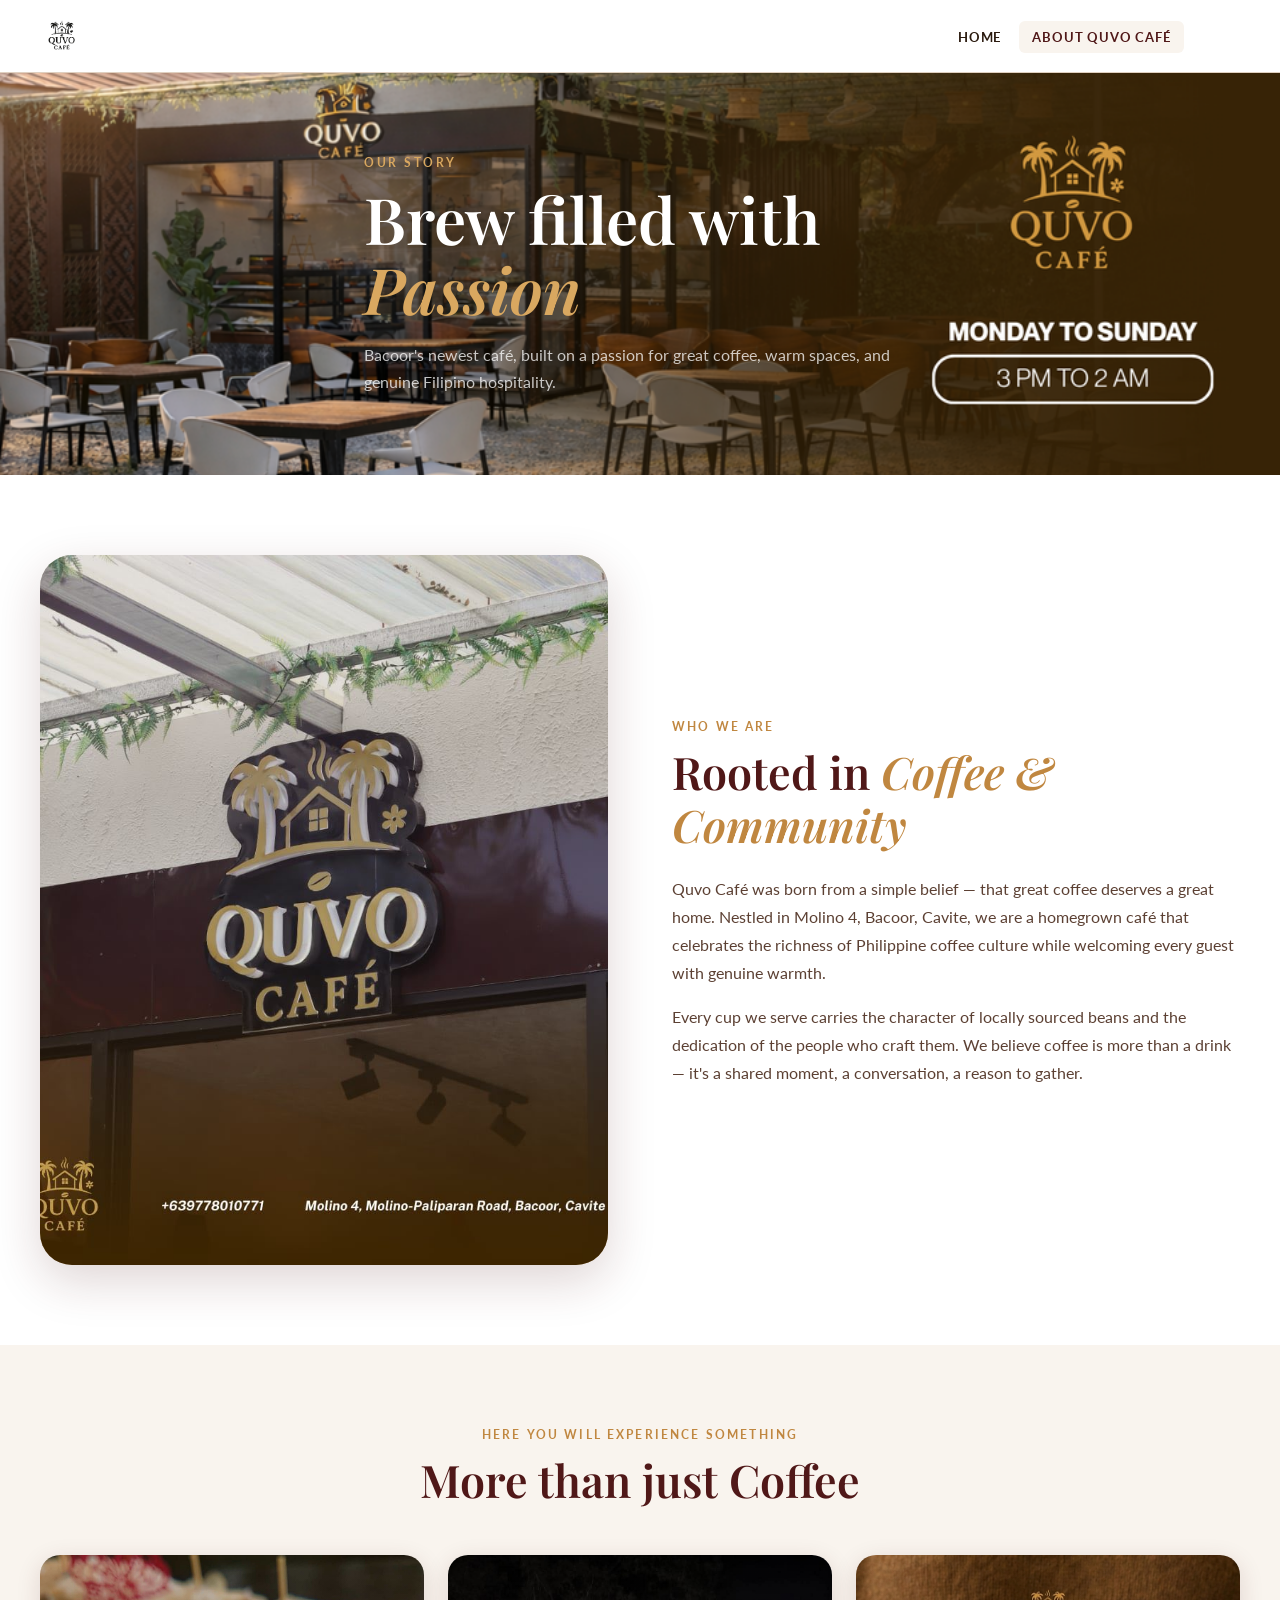
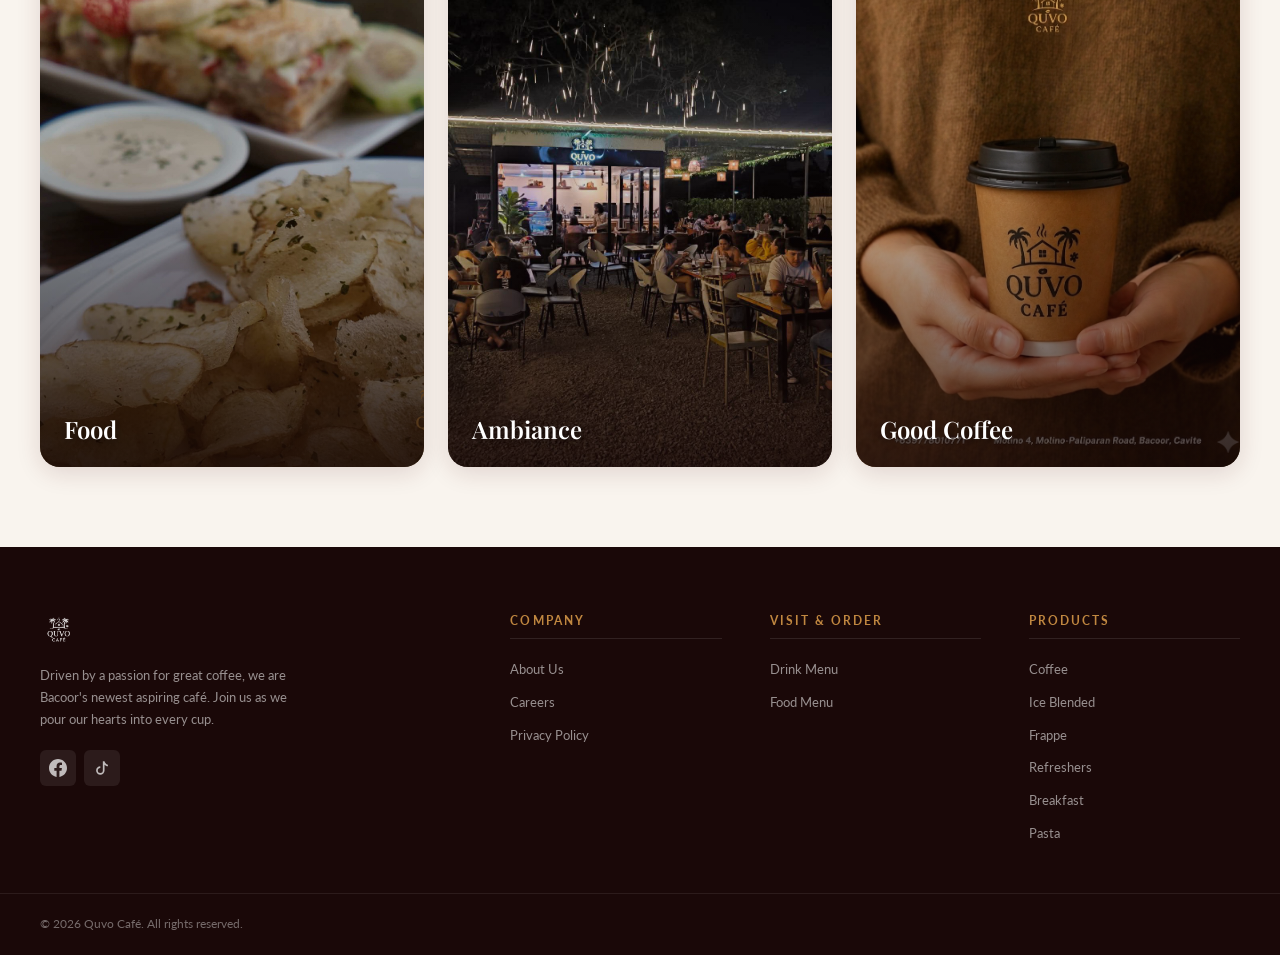
<file: aboutus.html>
<!doctype html>
<html lang="en">
<head>
  <meta charset="UTF-8" />
  <meta name="viewport" content="width=device-width, initial-scale=1.0" />
  <meta name="description" content="Learn about Quvo Café — Bacoor's newest homegrown café, passionate about great coffee and warm hospitality." />
  <meta name="theme-color" content="#501818" />
  <title>About Us | Quvo Café</title>
  <link rel="preconnect" href="https://fonts.googleapis.com" />
  <link rel="preconnect" href="https://fonts.gstatic.com" crossorigin />
  <link href="https://fonts.googleapis.com/css2?family=Playfair+Display:wght@400;500;600;700&family=Lato:wght@300;400;700&family=Cormorant+Garamond:ital,wght@0,400;0,600;1,400&display=swap" rel="stylesheet" />
  <link rel="stylesheet" href="css/style.css" />
</head>
<body>

  <!-- ── NAV ── -->
  <header class="site-header" id="site-header">
    <nav class="nav-container">
      <a href="index.html" class="nav-logo">
        <img src="images/logoT.png" alt="Quvo Café" class="logo-img" />
      </a>
      <ul class="nav-links">
        <li><a href="index.html" class="nav-link">Home</a></li>
        <li><a href="aboutus.html" class="nav-link" style="color:var(--color-primary);background:var(--color-cream);">About Quvo Café</a></li>
      </ul>
      <div class="nav-actions">
        <button class="hamburger" id="hamburger" aria-label="Open Menu">
          <span></span><span></span><span></span>
        </button>
      </div>
    </nav>
  </header>

  <div class="mobile-overlay" id="mobileOverlay"></div>
  <nav class="mobile-drawer" id="mobileDrawer" aria-label="Mobile Navigation">
    <div class="mobile-drawer-header">
      <img src="images/logoT.png" alt="Quvo Café" class="mobile-logo" />
      <button class="drawer-close" id="drawerClose" aria-label="Close Menu">✕</button>
    </div>
    <ul class="mobile-nav-list">
      <li><a href="index.html">Home</a></li>
      <li><a href="aboutus.html">About Quvo Café</a></li>
      <li><a href="drinkmenu.html">Drink Menu</a></li>
      <li><a href="foodmenu.html">Food Menu</a></li>
    </ul>
  </nav>

  <!-- ── PAGE HERO ── -->
  <section class="page-hero">
    <div class="page-hero__overlay">
      <img src="images/about.png" alt="Quvo Café" />
    </div>
    <div class="page-hero__content container">
      <span class="page-hero__eyebrow">Our Story</span>
      <h1 class="page-hero__title">Brew filled with<br><em>Passion</em></h1>
      <p class="page-hero__sub">Bacoor's newest café, built on a passion for great coffee, warm spaces, and genuine Filipino hospitality.</p>
    </div>
  </section>

  <!-- ── INTRO ── -->
  <section class="about-intro">
    <div class="container about-intro__grid">
      <div class="about-intro__img">
        <img
          src="images/about2.jpg"
          alt="Coffee Blends"
          loading="lazy"
        />
      </div>
      <div class="about-intro__text">
        <p class="section-eyebrow">Who We Are</p>
        <h2 class="about-intro__headline">Rooted in <em>Coffee & Community</em></h2>
        <p class="about-intro__body">Quvo Café was born from a simple belief — that great coffee deserves a great home. Nestled in Molino 4, Bacoor, Cavite, we are a homegrown café that celebrates the richness of Philippine coffee culture while welcoming every guest with genuine warmth.</p>
        <p class="about-intro__body">Every cup we serve carries the character of locally sourced beans and the dedication of the people who craft them. We believe coffee is more than a drink — it's a shared moment, a conversation, a reason to gather.</p>
      </div>
    </div>
  </section>

  <!-- ── VALUES ── -->
  <section class="values-section">
    <div class="container">
      <div class="section-header">
        <p class="section-eyebrow">Here you will experience something</p>
        <h2 class="section-title">More than just Coffee</h2>
      </div>
      <div class="values-grid">
        <div class="value-img-card">
          <img src="images/food.jpg" alt="Food at Quvo Café" loading="lazy" />
          <div class="value-img-card__overlay">
            <span class="value-img-card__label">Food</span>
          </div>
        </div>
        <div class="value-img-card">
          <img src="images/loc.jpg" alt="Ambiance at Quvo Café" loading="lazy" />
          <div class="value-img-card__overlay">
            <span class="value-img-card__label">Ambiance</span>
          </div>
        </div>
        <div class="value-img-card">
          <img src="images/kape.png" alt="Coffee at Quvo Café" loading="lazy" />
          <div class="value-img-card__overlay">
            <span class="value-img-card__label">Good Coffee</span>
          </div>
        </div>
      </div>
    </div>
  </section>

  <!-- ── FOOTER ── -->
  <footer class="site-footer">
    <div class="container footer-grid">
      <div class="footer-brand">
        <img src="images/logoT.png" alt="Quvo Café" class="footer-logo" />
        <p class="footer-tagline">Driven by a passion for great coffee, we are Bacoor's newest aspiring café. Join us as we pour our hearts into every cup.</p>
        <div class="social-links">
          <a href="https://www.facebook.com/QuvoCafe" class="social-link" aria-label="Facebook" target="_blank" rel="noopener">
            <svg width="18" height="18" viewBox="0 0 24 24" fill="currentColor"><path d="M24 12.073c0-6.627-5.373-12-12-12s-12 5.373-12 12c0 5.99 4.388 10.954 10.125 11.854v-8.385H7.078v-3.47h3.047V9.43c0-3.007 1.792-4.669 4.533-4.669 1.312 0 2.686.235 2.686.235v2.953H15.83c-1.491 0-1.956.925-1.956 1.874v2.25h3.328l-.532 3.47h-2.796v8.385C19.612 23.027 24 18.062 24 12.073z"/></svg>
          </a>
          <a href="https://www.tiktok.com/@quvo.cafe" class="social-link" aria-label="TikTok" target="_blank" rel="noopener">
            <svg width="18" height="18" viewBox="0 0 24 24" fill="currentColor"><g transform="translate(3,3) scale(1.125)"><path d="M9 0h1.98c.144.715.54 1.617 1.235 2.512C12.895 3.389 13.797 4 15 4v2c-1.753 0-3.07-.814-4-1.829V11a5 5 0 1 1-5-5v2a3 3 0 1 0 3 3z"/></g></svg>
          </a>
        </div>
      </div>
      <div class="footer-col">
        <h4 class="footer-heading">Company</h4>
        <ul class="footer-links">
          <li><a href="aboutus.html">About Us</a></li>
          <li><a href="careers.html">Careers</a></li>
          <li><a href="policy.html">Privacy Policy</a></li>
        </ul>
      </div>
      <div class="footer-col">
        <h4 class="footer-heading">Visit &amp; Order</h4>
        <ul class="footer-links">
          <li><a href="drinkmenu.html">Drink Menu</a></li>
          <li><a href="foodmenu.html">Food Menu</a></li>
        </ul>
      </div>
      <div class="footer-col">
        <h4 class="footer-heading">Products</h4>
        <ul class="footer-links">
          <li><a href="index.html#shop-section">Coffee</a></li>
          <li><a href="index.html#shop-section">Ice Blended</a></li>
          <li><a href="index.html#shop-section">Frappe</a></li>
          <li><a href="index.html#shop-section">Refreshers</a></li>
          <li><a href="index.html#shop-section">Breakfast</a></li>
          <li><a href="index.html#shop-section">Pasta</a></li>
        </ul>
      </div>
    </div>
    <div class="footer-bottom">
      <div class="container footer-bottom-inner">
        <p>© 2026 Quvo Café. All rights reserved.</p>
      </div>
    </div>
  </footer>

  <script src="js/main.js"></script>
</body>
</html>
</file>
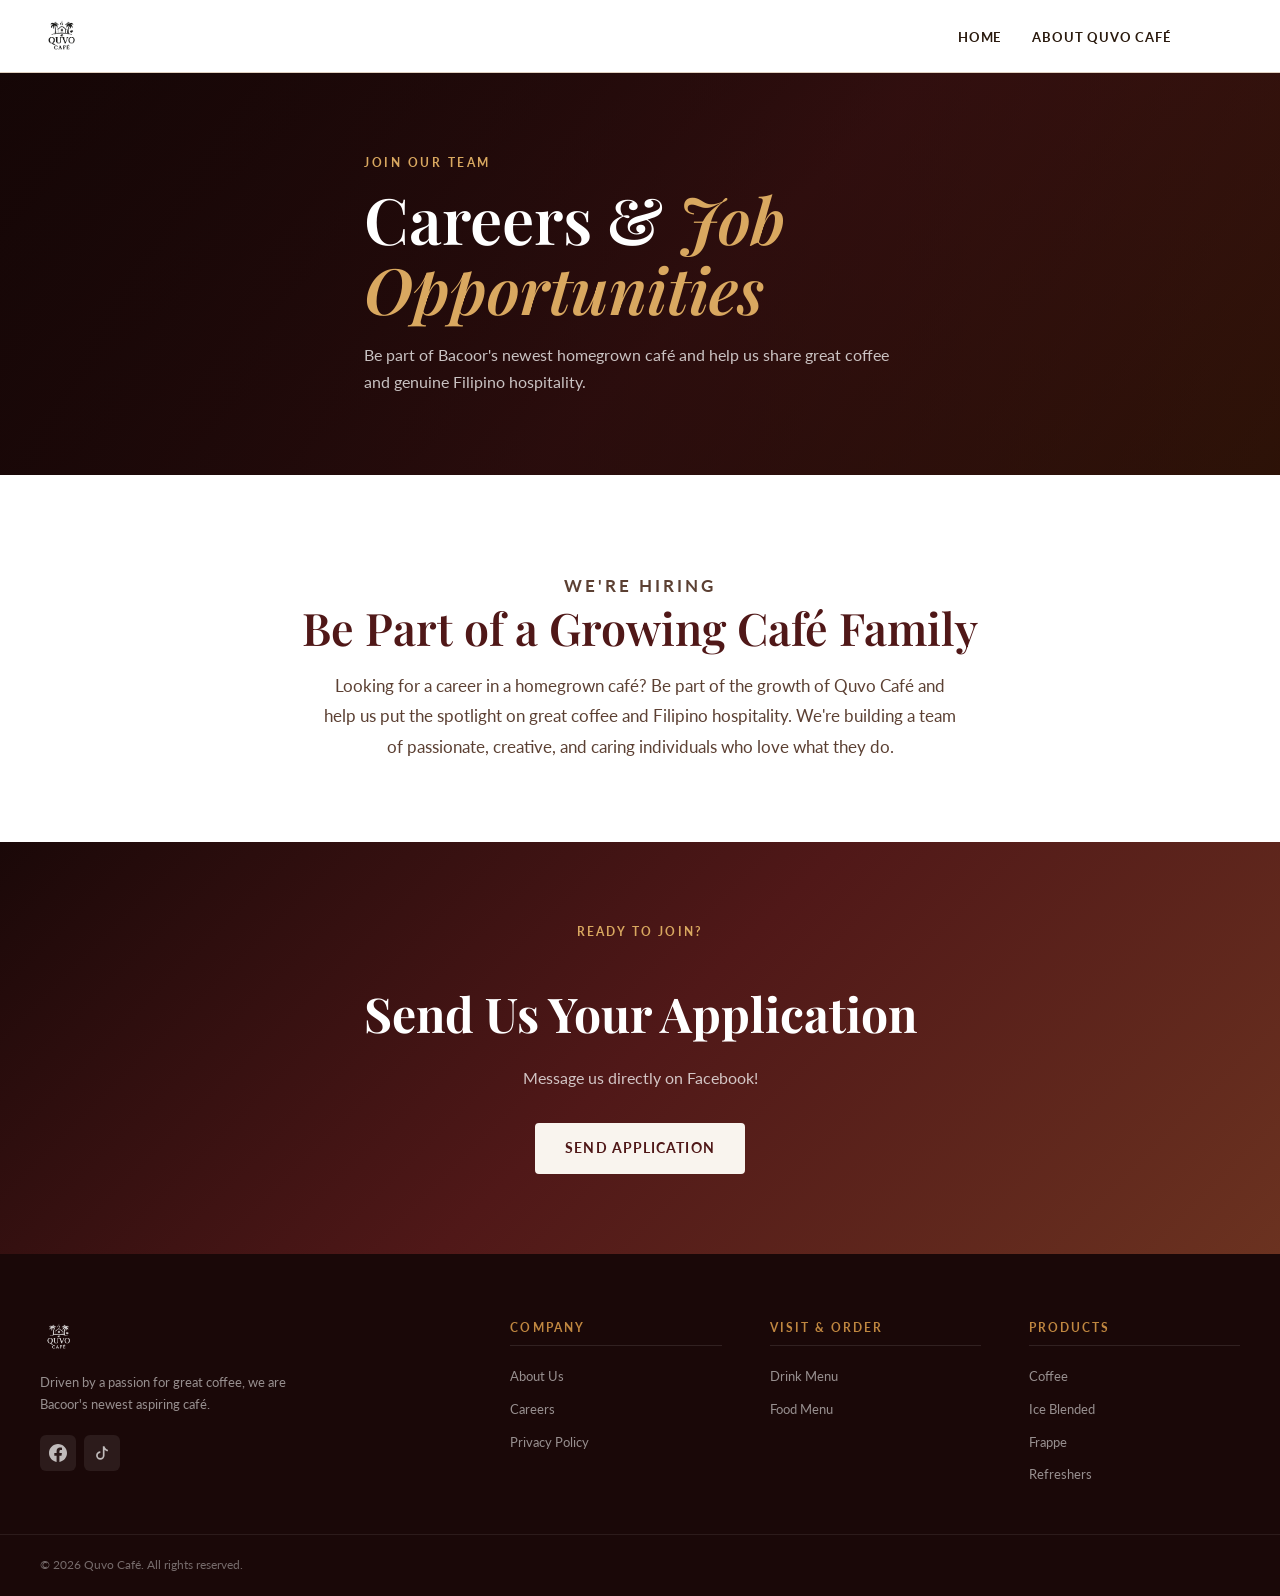
<file: careers.html>
<!doctype html>
<html lang="en">
<head>
  <meta charset="UTF-8" />
  <meta name="viewport" content="width=device-width, initial-scale=1.0" />
  <meta name="description" content="Join the Quvo Café team — be part of Bacoor's newest homegrown café and help us share great coffee and Filipino hospitality." />
  <meta name="theme-color" content="#501818" />
  <title>Careers | Quvo Café</title>
  <link rel="preconnect" href="https://fonts.googleapis.com" />
  <link rel="preconnect" href="https://fonts.gstatic.com" crossorigin />
  <link href="https://fonts.googleapis.com/css2?family=Playfair+Display:wght@400;500;600;700&family=Lato:wght@300;400;700&family=Cormorant+Garamond:ital,wght@0,400;0,600;1,400&display=swap" rel="stylesheet" />
  <link rel="stylesheet" href="css/style.css" />
</head>
<body>

  <header class="site-header" id="site-header">
    <nav class="nav-container">
      <a href="index.html" class="nav-logo"><img src="images/logoT.png" alt="Quvo Café" class="logo-img" /></a>
      <ul class="nav-links">
        <li><a href="index.html" class="nav-link">Home</a></li>
        <li><a href="aboutus.html" class="nav-link">About Quvo Café</a></li>
      </ul>
      <div class="nav-actions">
        <button class="hamburger" id="hamburger" aria-label="Open Menu"><span></span><span></span><span></span></button>
      </div>
    </nav>
  </header>

  <div class="mobile-overlay" id="mobileOverlay"></div>
  <nav class="mobile-drawer" id="mobileDrawer" aria-label="Mobile Navigation">
    <div class="mobile-drawer-header">
      <img src="images/logoT.png" alt="Quvo Café" class="mobile-logo" />
      <button class="drawer-close" id="drawerClose" aria-label="Close Menu">✕</button>
    </div>
    <ul class="mobile-nav-list">
      <li><a href="index.html">Home</a></li>
      <li><a href="aboutus.html">About Quvo Café</a></li>
      <li><a href="drinkmenu.html">Drink Menu</a></li>
      <li><a href="foodmenu.html">Food Menu</a></li>
    </ul>
  </nav>

  <section class="page-hero">
    <div class="page-hero__overlay"></div>
    <div class="page-hero__content container">
      <span class="page-hero__eyebrow">Join Our Team</span>
      <h1 class="page-hero__title">Careers &amp; <em>Job Opportunities</em></h1>
      <p class="page-hero__sub">Be part of Bacoor's newest homegrown café and help us share great coffee and genuine Filipino hospitality.</p>
    </div>
  </section>

  <!-- INTRO -->
  <section class="careers-intro">
    <div class="container">
      <p class="section-eyebrow">We're Hiring</p>
      <h2 class="section-title">Be Part of a Growing Café Family</h2>
      <p>Looking for a career in a homegrown café? Be part of the growth of Quvo Café and help us put the spotlight on great coffee and Filipino hospitality. We're building a team of passionate, creative, and caring individuals who love what they do.</p>
    </div>
  </section>


  <!-- APPLY CTA -->
  <section class="apply-cta" id="apply-section">
    <div class="container">
      <p class="section-eyebrow" style="color:var(--color-accent-lt);">Ready to Join?</p>
      <h2>Send Us Your Application</h2>
      <p>Message us directly on Facebook!</p>
      <form class="apply-form" id="applyForm" novalidate>
        <a href="https://m.me/QuvoCafe" class="btn btn--cream" target="_blank" rel="noopener noreferrer">
          Send Application
        </a>
      </form>
    </div>
  </section>

  <footer class="site-footer">
    <div class="container footer-grid">
      <div class="footer-brand">
        <img src="images/logoT.png" alt="Quvo Café" class="footer-logo" />
        <p class="footer-tagline">Driven by a passion for great coffee, we are Bacoor's newest aspiring café.</p>
        <div class="social-links">
          <a href="https://www.facebook.com/QuvoCafe" class="social-link" aria-label="Facebook" target="_blank" rel="noopener"><svg width="18" height="18" viewBox="0 0 24 24" fill="currentColor"><path d="M24 12.073c0-6.627-5.373-12-12-12s-12 5.373-12 12c0 5.99 4.388 10.954 10.125 11.854v-8.385H7.078v-3.47h3.047V9.43c0-3.007 1.792-4.669 4.533-4.669 1.312 0 2.686.235 2.686.235v2.953H15.83c-1.491 0-1.956.925-1.956 1.874v2.25h3.328l-.532 3.47h-2.796v8.385C19.612 23.027 24 18.062 24 12.073z"/></svg></a>
          <a href="https://www.tiktok.com/@quvo.cafe" class="social-link" aria-label="TikTok" target="_blank" rel="noopener"><svg width="18" height="18" viewBox="0 0 24 24" fill="currentColor"><g transform="translate(3,3) scale(1.125)"><path d="M9 0h1.98c.144.715.54 1.617 1.235 2.512C12.895 3.389 13.797 4 15 4v2c-1.753 0-3.07-.814-4-1.829V11a5 5 0 1 1-5-5v2a3 3 0 1 0 3 3z"/></g></svg></a>
        </div>
      </div>
      <div class="footer-col"><h4 class="footer-heading">Company</h4><ul class="footer-links"><li><a href="aboutus.html">About Us</a></li><li><a href="careers.html">Careers</a></li><li><a href="policy.html">Privacy Policy</a></li></ul></div>
      <div class="footer-col"><h4 class="footer-heading">Visit &amp; Order</h4><ul class="footer-links"><li><a href="drinkmenu.html">Drink Menu</a></li><li><a href="foodmenu.html">Food Menu</a></li></ul></div>
      <div class="footer-col"><h4 class="footer-heading">Products</h4><ul class="footer-links"><li><a href="index.html#shop-section">Coffee</a></li><li><a href="index.html#shop-section">Ice Blended</a></li><li><a href="index.html#shop-section">Frappe</a></li><li><a href="index.html#shop-section">Refreshers</a></li></ul></div>
    </div>
    <div class="footer-bottom"><div class="container footer-bottom-inner"><p>© 2026 Quvo Café. All rights reserved.</p></div></div>
  </footer>

  <script src="js/main.js"></script>
</body>
</html>
</file>
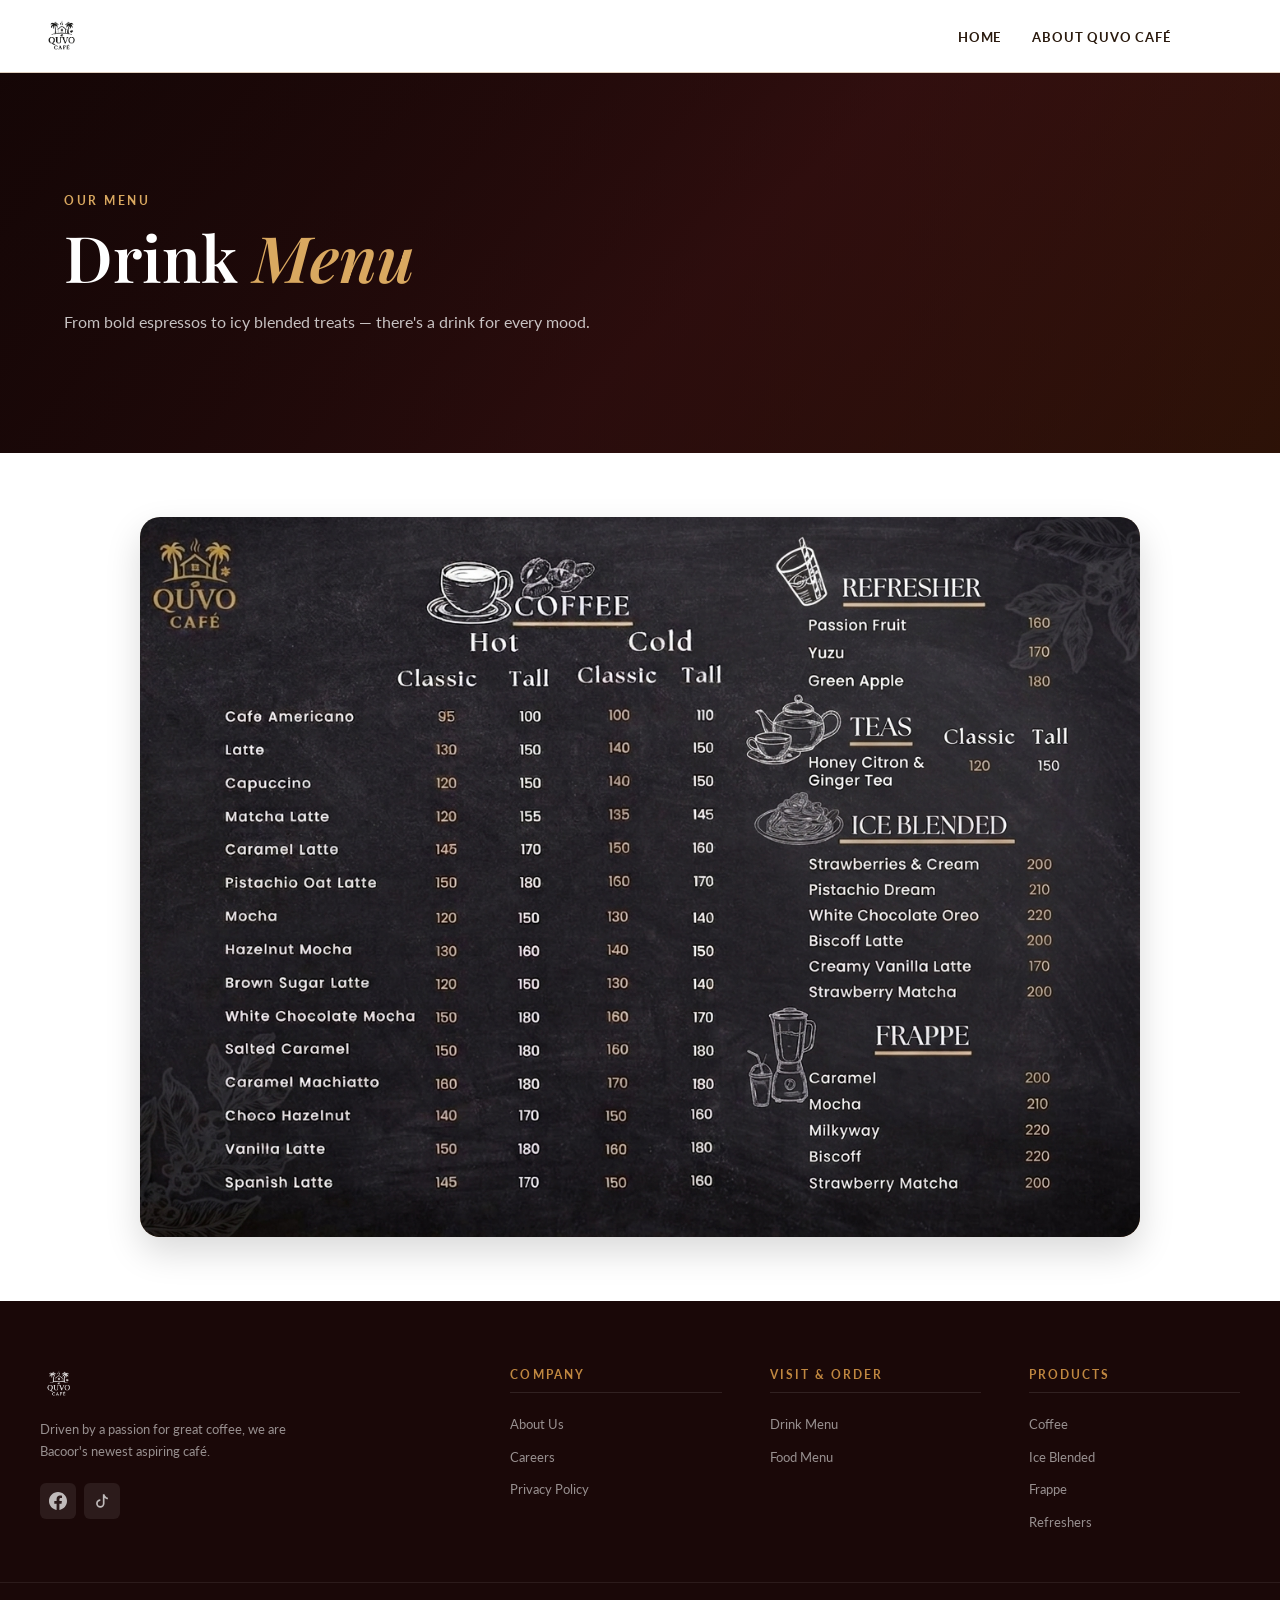
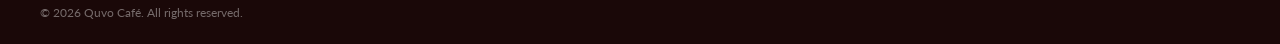
<file: drinkmenu.html>
<!doctype html>
<html lang="en">
<head>
  <meta charset="UTF-8" />
  <meta name="viewport" content="width=device-width, initial-scale=1.0" />
  <meta name="description" content="Explore Quvo Café's full drink menu — signature espresso, ice blended, frappes, refreshers, and more from Bacoor's newest homegrown café." />
  <meta name="theme-color" content="#501818" />
  <title>Drink Menu | Quvo Café</title>
  <link rel="preconnect" href="https://fonts.googleapis.com" />
  <link rel="preconnect" href="https://fonts.gstatic.com" crossorigin />
  <link href="https://fonts.googleapis.com/css2?family=Playfair+Display:wght@400;500;600;700&family=Lato:wght@300;400;700&family=Cormorant+Garamond:ital,wght@0,400;0,600;1,400&display=swap" rel="stylesheet" />
  <link rel="stylesheet" href="css/style.css" />
</head>
<body>

  <header class="site-header" id="site-header">
    <nav class="nav-container">
      <a href="index.html" class="nav-logo"><img src="images/logoT.png" alt="Quvo Café" class="logo-img" /></a>
      <ul class="nav-links">
        <li><a href="index.html" class="nav-link">Home</a></li>
        <li><a href="aboutus.html" class="nav-link">About Quvo Café</a></li>
      </ul>
      <div class="nav-actions">
        <button class="hamburger" id="hamburger" aria-label="Open Menu"><span></span><span></span><span></span></button>
      </div>
    </nav>
  </header>

  <div class="mobile-overlay" id="mobileOverlay"></div>
  <nav class="mobile-drawer" id="mobileDrawer" aria-label="Mobile Navigation">
    <div class="mobile-drawer-header">
      <img src="images/logoT.png" alt="Quvo Café" class="mobile-logo" />
      <button class="drawer-close" id="drawerClose" aria-label="Close Menu">✕</button>
    </div>
    <ul class="mobile-nav-list">
      <li><a href="index.html">Home</a></li>
      <li><a href="aboutus.html">About Quvo Café</a></li>
      <li><a href="drinkmenu.html">Drink Menu</a></li>
      <li><a href="foodmenu.html">Food Menu</a></li>
    </ul>
  </nav>

  <!-- Page Hero -->
  <section class="page-hero">
    <div class="page-hero__overlay"></div>
    <div class="page-hero__content">
      <span class="page-hero__eyebrow">Our Menu</span>
      <h1 class="page-hero__title">Drink <em>Menu</em></h1>
      <p class="page-hero__sub">From bold espressos to icy blended treats — there's a drink for every mood.</p>
    </div>
  </section>

  <!-- Menu Image -->
  <main class="menu-display-section">
    <div class="menu-image-container">
      <img
        src="images/drinks-clean.png"
        alt="Quvo Café Drink Menu"
        loading="lazy"
        onerror="
          this.style.display = 'none';
          this.parentElement.style.minHeight = '500px';
        "
      />
    </div>
  </main>

  <footer class="site-footer">
    <div class="container footer-grid">
      <div class="footer-brand">
        <img src="images/logoT.png" alt="Quvo Café" class="footer-logo" />
        <p class="footer-tagline">Driven by a passion for great coffee, we are Bacoor's newest aspiring café.</p>
        <div class="social-links">
          <a href="https://www.facebook.com/QuvoCafe" class="social-link" aria-label="Facebook" target="_blank" rel="noopener"><svg width="18" height="18" viewBox="0 0 24 24" fill="currentColor"><path d="M24 12.073c0-6.627-5.373-12-12-12s-12 5.373-12 12c0 5.99 4.388 10.954 10.125 11.854v-8.385H7.078v-3.47h3.047V9.43c0-3.007 1.792-4.669 4.533-4.669 1.312 0 2.686.235 2.686.235v2.953H15.83c-1.491 0-1.956.925-1.956 1.874v2.25h3.328l-.532 3.47h-2.796v8.385C19.612 23.027 24 18.062 24 12.073z"/></svg></a>
          <a href="https://www.tiktok.com/@quvo.cafe" class="social-link" aria-label="TikTok" target="_blank" rel="noopener"><svg width="18" height="18" viewBox="0 0 24 24" fill="currentColor"><g transform="translate(3,3) scale(1.125)"><path d="M9 0h1.98c.144.715.54 1.617 1.235 2.512C12.895 3.389 13.797 4 15 4v2c-1.753 0-3.07-.814-4-1.829V11a5 5 0 1 1-5-5v2a3 3 0 1 0 3 3z"/></g></svg></a>
        </div>
      </div>
      <div class="footer-col"><h4 class="footer-heading">Company</h4><ul class="footer-links"><li><a href="aboutus.html">About Us</a></li><li><a href="careers.html">Careers</a></li><li><a href="policy.html">Privacy Policy</a></li></ul></div>
      <div class="footer-col"><h4 class="footer-heading">Visit &amp; Order</h4><ul class="footer-links"><li><a href="drinkmenu.html">Drink Menu</a></li><li><a href="foodmenu.html">Food Menu</a></li></ul></div>
      <div class="footer-col"><h4 class="footer-heading">Products</h4><ul class="footer-links"><li><a href="index.html#shop-section">Coffee</a></li><li><a href="index.html#shop-section">Ice Blended</a></li><li><a href="index.html#shop-section">Frappe</a></li><li><a href="index.html#shop-section">Refreshers</a></li></ul></div>
    </div>
    <div class="footer-bottom"><div class="container footer-bottom-inner"><p>© 2026 Quvo Café. All rights reserved.</p></div></div>
  </footer>

  <script src="js/main.js"></script>
</body>
</html>
</file>
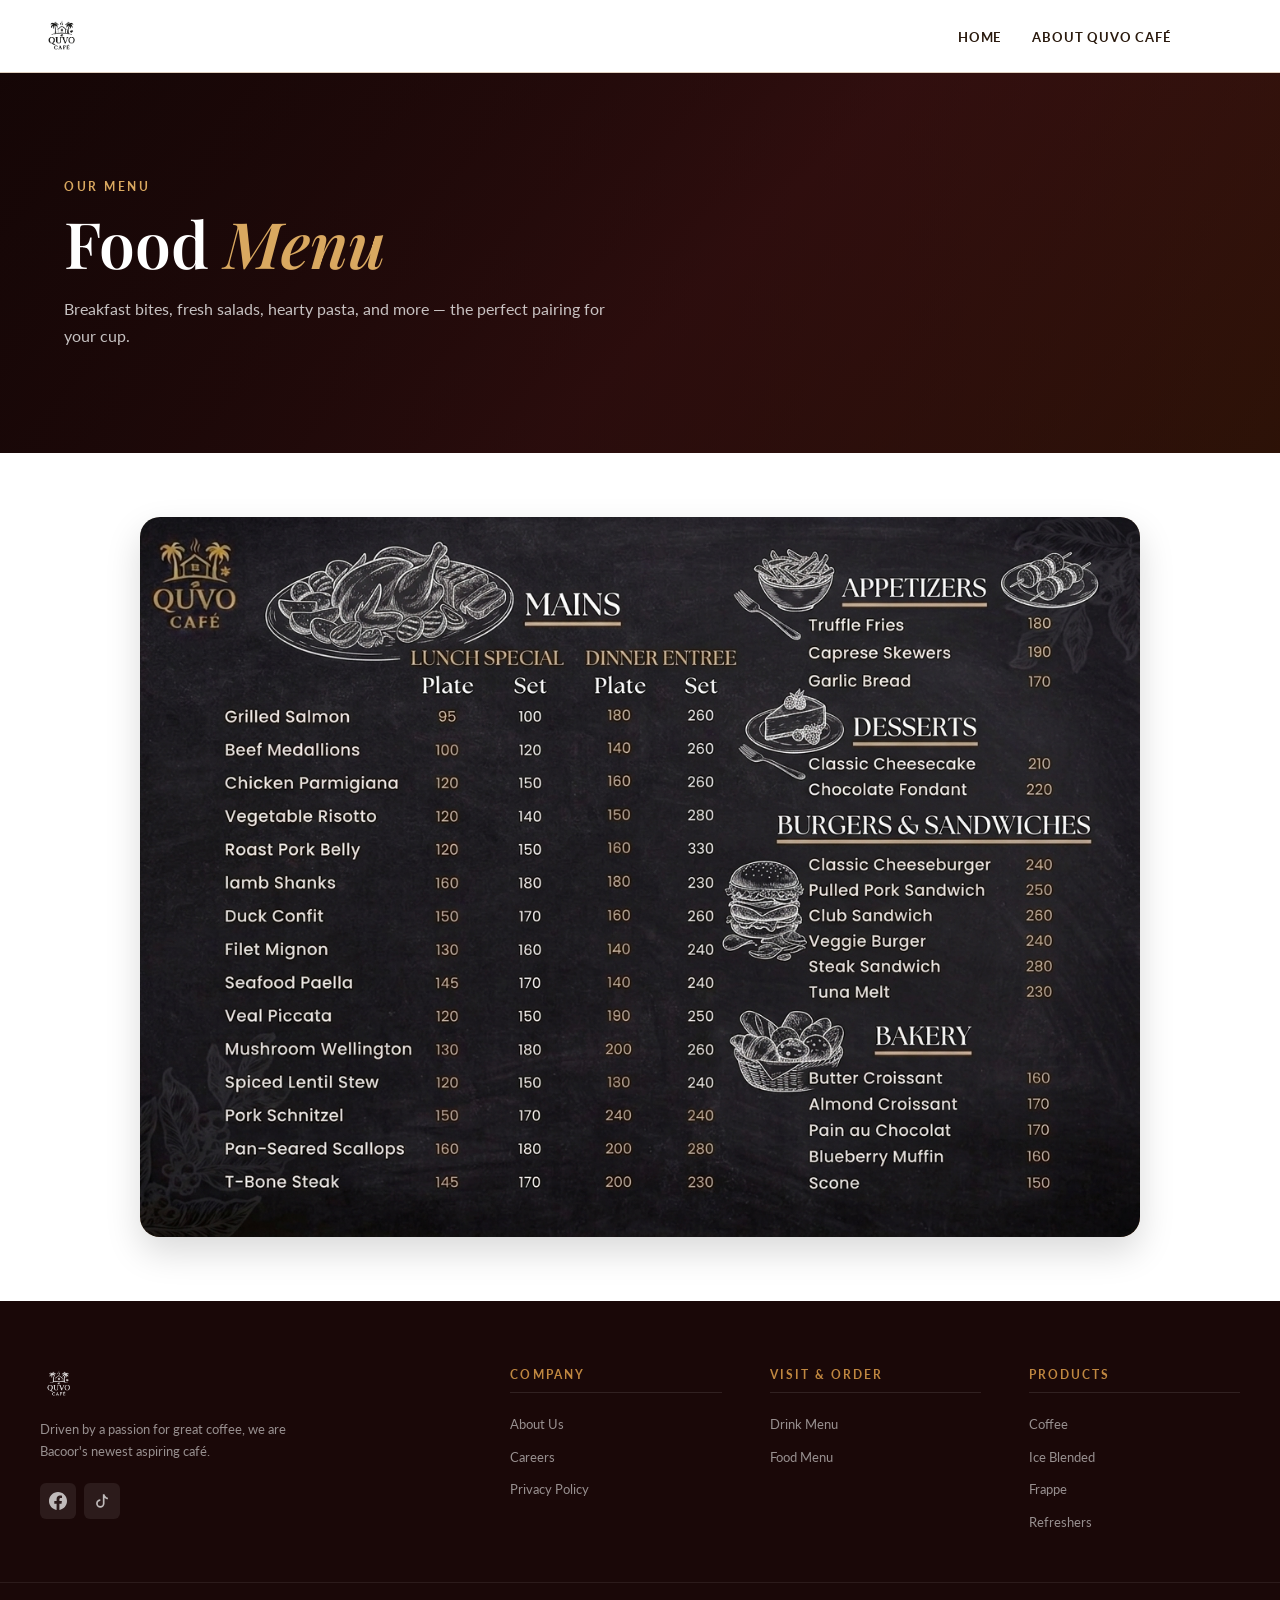
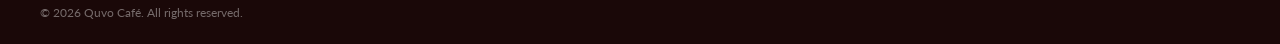
<file: foodmenu.html>
<!doctype html>
<html lang="en">
<head>
  <meta charset="UTF-8" />
  <meta name="viewport" content="width=device-width, initial-scale=1.0" />
  <meta name="description" content="Explore Quvo Café's full food menu — breakfast plates, salads, pasta, appetizers, and more from Bacoor's newest homegrown café." />
  <meta name="theme-color" content="#501818" />
  <title>Food Menu | Quvo Café</title>
  <link rel="preconnect" href="https://fonts.googleapis.com" />
  <link rel="preconnect" href="https://fonts.gstatic.com" crossorigin />
  <link href="https://fonts.googleapis.com/css2?family=Playfair+Display:wght@400;500;600;700&family=Lato:wght@300;400;700&family=Cormorant+Garamond:ital,wght@0,400;0,600;1,400&display=swap" rel="stylesheet" />
  <link rel="stylesheet" href="css/style.css" />
</head>
<body>

  <header class="site-header" id="site-header">
    <nav class="nav-container">
      <a href="index.html" class="nav-logo"><img src="images/logoT.png" alt="Quvo Café" class="logo-img" /></a>
      <ul class="nav-links">
        <li><a href="index.html" class="nav-link">Home</a></li>
        <li><a href="aboutus.html" class="nav-link">About Quvo Café</a></li>
      </ul>
      <div class="nav-actions">
        <button class="hamburger" id="hamburger" aria-label="Open Menu"><span></span><span></span><span></span></button>
      </div>
    </nav>
  </header>

  <div class="mobile-overlay" id="mobileOverlay"></div>
  <nav class="mobile-drawer" id="mobileDrawer" aria-label="Mobile Navigation">
    <div class="mobile-drawer-header">
      <img src="images/logoT.png" alt="Quvo Café" class="mobile-logo" />
      <button class="drawer-close" id="drawerClose" aria-label="Close Menu">✕</button>
    </div>
    <ul class="mobile-nav-list">
      <li><a href="index.html">Home</a></li>
      <li><a href="aboutus.html">About Quvo Café</a></li>
      <li><a href="drinkmenu.html">Drink Menu</a></li>
      <li><a href="foodmenu.html">Food Menu</a></li>
    </ul>
  </nav>

  <!-- Page Hero -->
  <section class="page-hero">
    <div class="page-hero__overlay"></div>
    <div class="page-hero__content">
      <span class="page-hero__eyebrow">Our Menu</span>
      <h1 class="page-hero__title">Food <em>Menu</em></h1>
      <p class="page-hero__sub">Breakfast bites, fresh salads, hearty pasta, and more — the perfect pairing for your cup.</p>
    </div>
  </section>

  <!-- Menu Image -->
  <main class="menu-display-section">
    <div class="menu-image-container">
      <img
        src="images/food-clean.png"
        alt="Quvo Café Food Menu"
        loading="lazy"
        onerror="
          this.style.display = 'none';
          this.parentElement.style.minHeight = '500px';
        "
      />
    </div>
  </main>

  <footer class="site-footer">
    <div class="container footer-grid">
      <div class="footer-brand">
        <img src="images/logoT.png" alt="Quvo Café" class="footer-logo" />
        <p class="footer-tagline">Driven by a passion for great coffee, we are Bacoor's newest aspiring café.</p>
        <div class="social-links">
          <a href="https://www.facebook.com/QuvoCafe" class="social-link" aria-label="Facebook" target="_blank" rel="noopener"><svg width="18" height="18" viewBox="0 0 24 24" fill="currentColor"><path d="M24 12.073c0-6.627-5.373-12-12-12s-12 5.373-12 12c0 5.99 4.388 10.954 10.125 11.854v-8.385H7.078v-3.47h3.047V9.43c0-3.007 1.792-4.669 4.533-4.669 1.312 0 2.686.235 2.686.235v2.953H15.83c-1.491 0-1.956.925-1.956 1.874v2.25h3.328l-.532 3.47h-2.796v8.385C19.612 23.027 24 18.062 24 12.073z"/></svg></a>
          <a href="https://www.tiktok.com/@quvo.cafe" class="social-link" aria-label="TikTok" target="_blank" rel="noopener"><svg width="18" height="18" viewBox="0 0 24 24" fill="currentColor"><g transform="translate(3,3) scale(1.125)"><path d="M9 0h1.98c.144.715.54 1.617 1.235 2.512C12.895 3.389 13.797 4 15 4v2c-1.753 0-3.07-.814-4-1.829V11a5 5 0 1 1-5-5v2a3 3 0 1 0 3 3z"/></g></svg></a>
        </div>
      </div>
      <div class="footer-col"><h4 class="footer-heading">Company</h4><ul class="footer-links"><li><a href="aboutus.html">About Us</a></li><li><a href="careers.html">Careers</a></li><li><a href="policy.html">Privacy Policy</a></li></ul></div>
      <div class="footer-col"><h4 class="footer-heading">Visit &amp; Order</h4><ul class="footer-links"><li><a href="drinkmenu.html">Drink Menu</a></li><li><a href="foodmenu.html">Food Menu</a></li></ul></div>
      <div class="footer-col"><h4 class="footer-heading">Products</h4><ul class="footer-links"><li><a href="index.html#shop-section">Coffee</a></li><li><a href="index.html#shop-section">Ice Blended</a></li><li><a href="index.html#shop-section">Frappe</a></li><li><a href="index.html#shop-section">Refreshers</a></li></ul></div>
    </div>
    <div class="footer-bottom"><div class="container footer-bottom-inner"><p>© 2026 Quvo Café. All rights reserved.</p></div></div>
  </footer>

  <script src="js/main.js"></script>
</body>
</html>
</file>
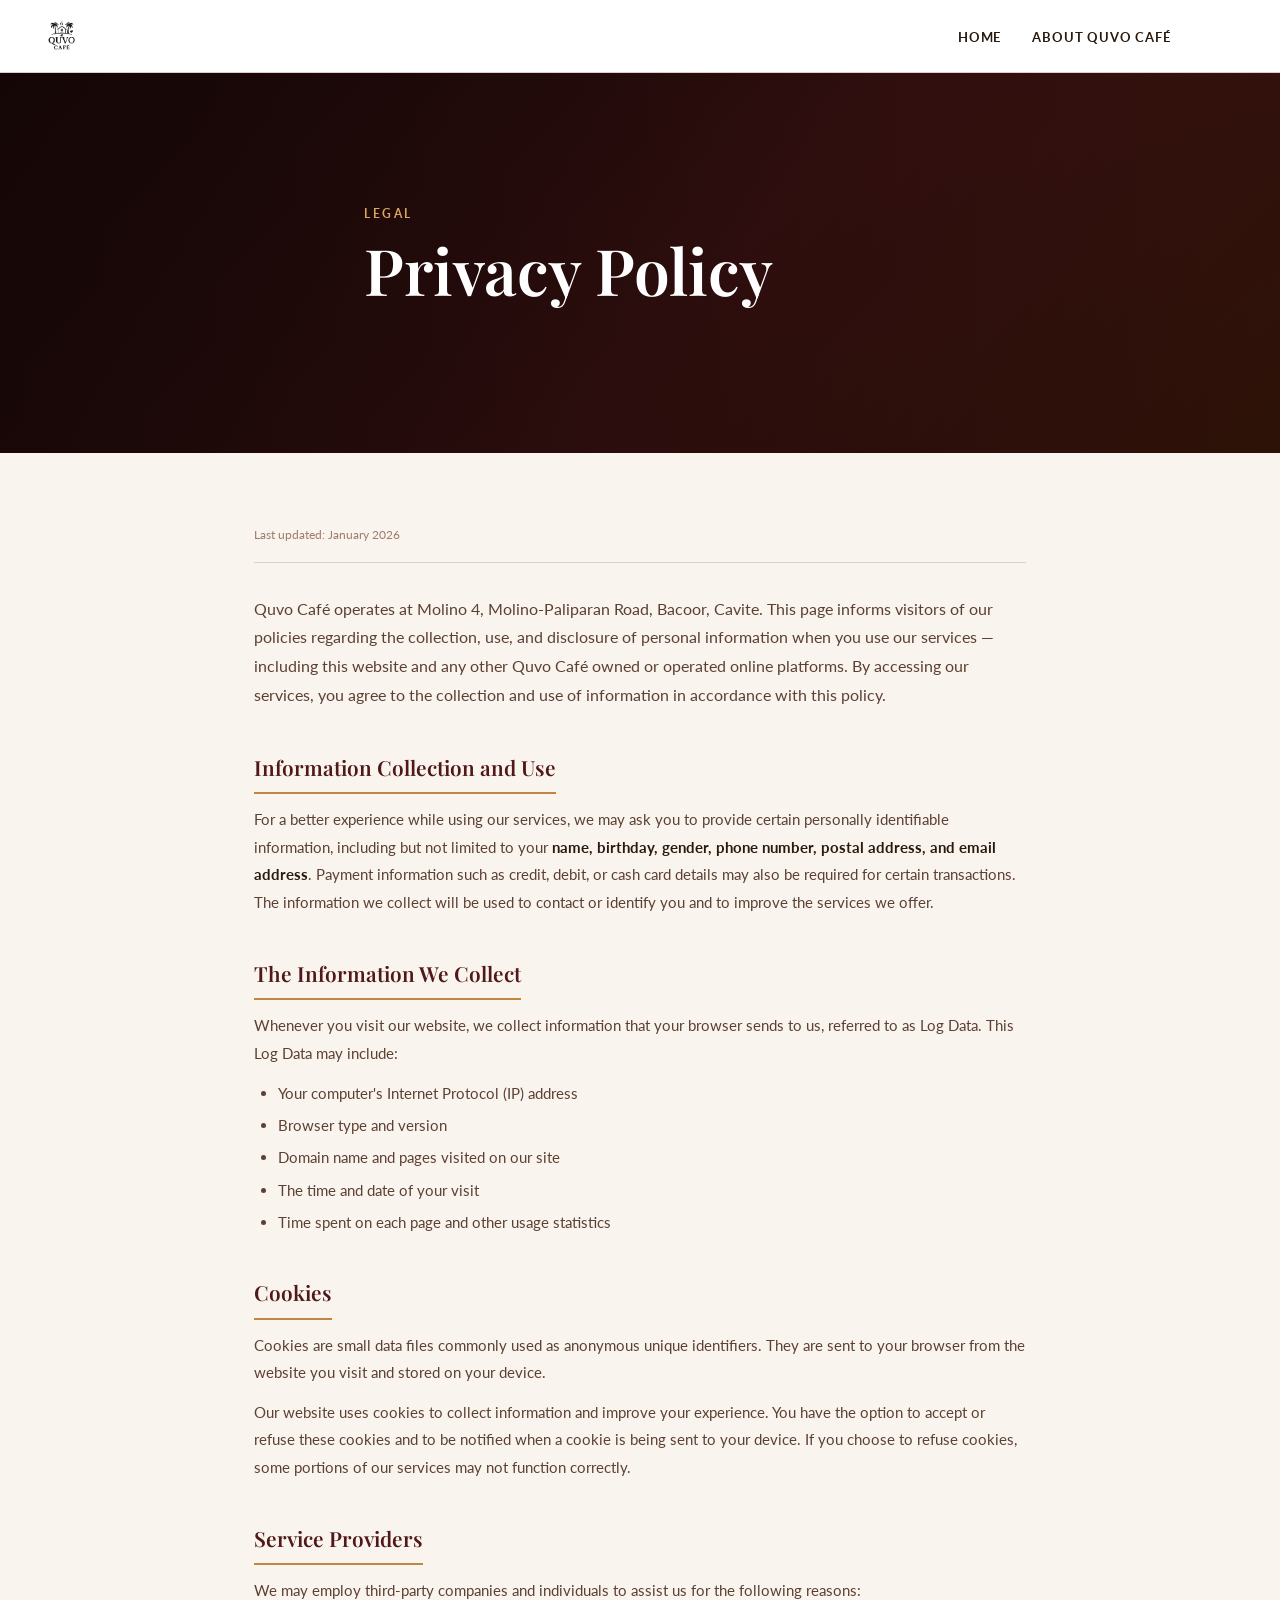
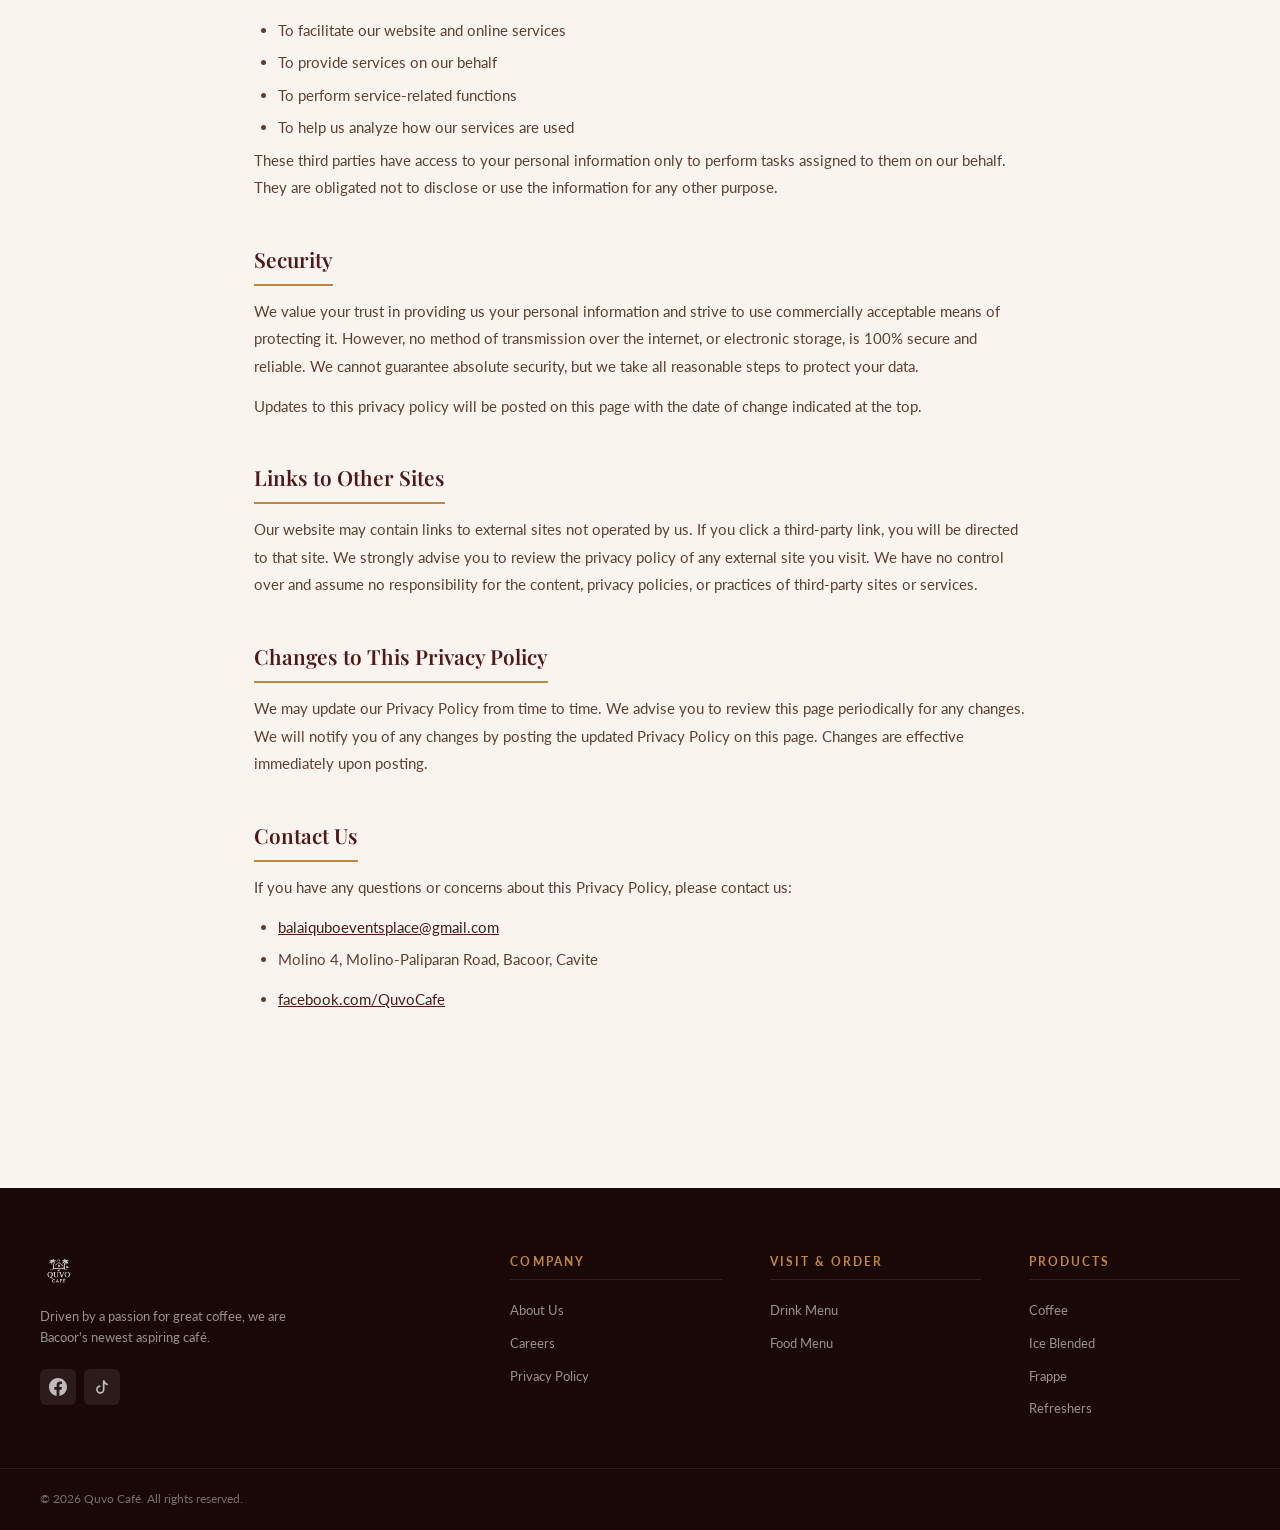
<file: policy.html>
<!doctype html>
<html lang="en">
<head>
  <meta charset="UTF-8" />
  <meta name="viewport" content="width=device-width, initial-scale=1.0" />
  <meta name="description" content="Quvo Café Privacy Policy — how we collect, use, and protect your personal information." />
  <meta name="theme-color" content="#501818" />
  <title>Privacy Policy | Quvo Café</title>
  <link rel="preconnect" href="https://fonts.googleapis.com" />
  <link rel="preconnect" href="https://fonts.gstatic.com" crossorigin />
  <link href="https://fonts.googleapis.com/css2?family=Playfair+Display:wght@400;500;600;700&family=Lato:wght@300;400;700&display=swap" rel="stylesheet" />
  <link rel="stylesheet" href="css/style.css" />
</head>
<body>

  <header class="site-header" id="site-header">
    <nav class="nav-container">
      <a href="index.html" class="nav-logo"><img src="images/logoT.png" alt="Quvo Café" class="logo-img" /></a>
      <ul class="nav-links">
        <li><a href="index.html" class="nav-link">Home</a></li>
        <li><a href="aboutus.html" class="nav-link">About Quvo Café</a></li>
      </ul>
      <div class="nav-actions">
        <button class="hamburger" id="hamburger" aria-label="Open Menu"><span></span><span></span><span></span></button>
      </div>
    </nav>
  </header>

  <div class="mobile-overlay" id="mobileOverlay"></div>
  <nav class="mobile-drawer" id="mobileDrawer" aria-label="Mobile Navigation">
    <div class="mobile-drawer-header">
      <img src="images/logoT.png" alt="Quvo Café" class="mobile-logo" />
      <button class="drawer-close" id="drawerClose" aria-label="Close Menu">✕</button>
    </div>
    <ul class="mobile-nav-list">
      <li><a href="index.html">Home</a></li>
      <li><a href="aboutus.html">About Quvo Café</a></li>
      <li><a href="drinkmenu.html">Drink Menu</a></li>
      <li><a href="foodmenu.html">Food Menu</a></li>
    </ul>
  </nav>

  <section class="page-hero">
    <div class="page-hero__overlay"></div>
    <div class="page-hero__content container">
      <span class="page-hero__eyebrow">Legal</span>
      <h1 class="page-hero__title">Privacy Policy</h1>
    </div>
  </section>

  <section class="policy-section">
    <div class="container">
      <div class="policy-wrap">

        <p class="policy-updated">Last updated: January 2026</p>

        <p class="policy-intro">Quvo Café operates at Molino 4, Molino-Paliparan Road, Bacoor, Cavite. This page informs visitors of our policies regarding the collection, use, and disclosure of personal information when you use our services — including this website and any other Quvo Café owned or operated online platforms. By accessing our services, you agree to the collection and use of information in accordance with this policy.</p>

        <div class="policy-block" id="info-collection">
          <h2>Information Collection and Use</h2>
          <p>For a better experience while using our services, we may ask you to provide certain personally identifiable information, including but not limited to your <strong>name, birthday, gender, phone number, postal address, and email address</strong>. Payment information such as credit, debit, or cash card details may also be required for certain transactions. The information we collect will be used to contact or identify you and to improve the services we offer.</p>
        </div>

        <div class="policy-block" id="info-we-collect">
          <h2>The Information We Collect</h2>
          <p>Whenever you visit our website, we collect information that your browser sends to us, referred to as Log Data. This Log Data may include:</p>
          <ul>
            <li>Your computer's Internet Protocol (IP) address</li>
            <li>Browser type and version</li>
            <li>Domain name and pages visited on our site</li>
            <li>The time and date of your visit</li>
            <li>Time spent on each page and other usage statistics</li>
          </ul>
        </div>

        <div class="policy-block" id="cookies">
          <h2>Cookies</h2>
          <p>Cookies are small data files commonly used as anonymous unique identifiers. They are sent to your browser from the website you visit and stored on your device.</p>
          <p>Our website uses cookies to collect information and improve your experience. You have the option to accept or refuse these cookies and to be notified when a cookie is being sent to your device. If you choose to refuse cookies, some portions of our services may not function correctly.</p>
        </div>

        <div class="policy-block" id="service-providers">
          <h2>Service Providers</h2>
          <p>We may employ third-party companies and individuals to assist us for the following reasons:</p>
          <ul>
            <li>To facilitate our website and online services</li>
            <li>To provide services on our behalf</li>
            <li>To perform service-related functions</li>
            <li>To help us analyze how our services are used</li>
          </ul>
          <p>These third parties have access to your personal information only to perform tasks assigned to them on our behalf. They are obligated not to disclose or use the information for any other purpose.</p>
        </div>

        <div class="policy-block" id="security">
          <h2>Security</h2>
          <p>We value your trust in providing us your personal information and strive to use commercially acceptable means of protecting it. However, no method of transmission over the internet, or electronic storage, is 100% secure and reliable. We cannot guarantee absolute security, but we take all reasonable steps to protect your data.</p>
          <p>Updates to this privacy policy will be posted on this page with the date of change indicated at the top.</p>
        </div>

        <div class="policy-block" id="links">
          <h2>Links to Other Sites</h2>
          <p>Our website may contain links to external sites not operated by us. If you click a third-party link, you will be directed to that site. We strongly advise you to review the privacy policy of any external site you visit. We have no control over and assume no responsibility for the content, privacy policies, or practices of third-party sites or services.</p>
        </div>

        <div class="policy-block" id="changes">
          <h2>Changes to This Privacy Policy</h2>
          <p>We may update our Privacy Policy from time to time. We advise you to review this page periodically for any changes. We will notify you of any changes by posting the updated Privacy Policy on this page. Changes are effective immediately upon posting.</p>
        </div>

        <div class="policy-block" id="contact-privacy">
          <h2>Contact Us</h2>
          <p>If you have any questions or concerns about this Privacy Policy, please contact us:</p>
          <p> 
            <ul>
              <li><a href="mailto:balaiquboeventsplace@gmail.com">balaiquboeventsplace@gmail.com</a></li>
              <li><p>Molino 4, Molino-Paliparan Road, Bacoor, Cavite</p></li>
              <li><a href="https://www.facebook.com/QuvoCafe" target="_blank" rel="noopener">facebook.com/QuvoCafe</a></p></li>
            </ul>
        </div>

      </div>
    </div>
  </section>

  <footer class="site-footer">
    <div class="container footer-grid">
      <div class="footer-brand">
        <img src="images/logoT.png" alt="Quvo Café" class="footer-logo" />
        <p class="footer-tagline">Driven by a passion for great coffee, we are Bacoor's newest aspiring café.</p>
        <div class="social-links">
          <a href="https://www.facebook.com/QuvoCafe" class="social-link" aria-label="Facebook" target="_blank" rel="noopener"><svg width="18" height="18" viewBox="0 0 24 24" fill="currentColor"><path d="M24 12.073c0-6.627-5.373-12-12-12s-12 5.373-12 12c0 5.99 4.388 10.954 10.125 11.854v-8.385H7.078v-3.47h3.047V9.43c0-3.007 1.792-4.669 4.533-4.669 1.312 0 2.686.235 2.686.235v2.953H15.83c-1.491 0-1.956.925-1.956 1.874v2.25h3.328l-.532 3.47h-2.796v8.385C19.612 23.027 24 18.062 24 12.073z"/></svg></a>
          <a href="https://www.tiktok.com/@quvo.cafe" class="social-link" aria-label="TikTok" target="_blank" rel="noopener"><svg width="18" height="18" viewBox="0 0 24 24" fill="currentColor"><g transform="translate(3,3) scale(1.125)"><path d="M9 0h1.98c.144.715.54 1.617 1.235 2.512C12.895 3.389 13.797 4 15 4v2c-1.753 0-3.07-.814-4-1.829V11a5 5 0 1 1-5-5v2a3 3 0 1 0 3 3z"/></g></svg></a>
        </div>
      </div>
      <div class="footer-col"><h4 class="footer-heading">Company</h4><ul class="footer-links"><li><a href="aboutus.html">About Us</a></li><li><a href="careers.html">Careers</a></li><li><a href="policy.html">Privacy Policy</a></li></ul></div>
      <div class="footer-col"><h4 class="footer-heading">Visit &amp; Order</h4><ul class="footer-links"><li><a href="drinkmenu.html">Drink Menu</a></li><li><a href="foodmenu.html">Food Menu</a></li></ul></div>
      <div class="footer-col"><h4 class="footer-heading">Products</h4><ul class="footer-links"><li><a href="index.html#shop-section">Coffee</a></li><li><a href="index.html#shop-section">Ice Blended</a></li><li><a href="index.html#shop-section">Frappe</a></li><li><a href="index.html#shop-section">Refreshers</a></li></ul></div>
    </div>
    <div class="footer-bottom"><div class="container footer-bottom-inner"><p>© 2026 Quvo Café. All rights reserved.</p></div></div>
  </footer>

  <script src="js/main.js"></script>
</body>
</html>
</file>
<file: css/style.css>
/* ── RESET & BASE ─────────────────────────────────────────── */
*, *::before, *::after { box-sizing: border-box; margin: 0; padding: 0; }

:root {
  --color-primary:     #501818;
  --color-primary-lt:  #7a2e2e;
  --color-primary-dk:  #380f0f;
  --color-accent:      #c08740;
  --color-accent-lt:   #d9a860;
  --color-cream:       #f9f4ee;
  --color-cream-dk:    #f0e8db;
  --color-text:        #2a1a0e;
  --color-text-lt:     #5c4033;
  --color-muted:       #9e7b6a;
  --color-border:      #e0d0c0;
  --color-white:       #ffffff;

  --font-display:  'Playfair Display', Georgia, serif;
  --font-body:     'Lato', 'Helvetica Neue', sans-serif;
  --font-serif:    'Cormorant Garamond', Georgia, serif;

  --nav-h:      72px;
  --announce-h: 0px;   /* overridden to 40px on pages with an announcement bar */
  --radius-sm:  6px;
  --radius-md:  12px;
  --radius-lg:  20px;
  --radius-xl:  32px;

  --shadow-sm:  0 2px 8px rgba(80,24,24,.08);
  --shadow-md:  0 6px 24px rgba(80,24,24,.14);
  --shadow-lg:  0 16px 48px rgba(80,24,24,.18);

  --transition: .25s cubic-bezier(.4,0,.2,1);
}

html { scroll-behavior: smooth; }

body {
  font-family: var(--font-body);
  font-size: 16px;
  line-height: 1.65;
  color: var(--color-text);
  background: var(--color-white);
  overflow-x: hidden;
}

img { display: block; max-width: 100%; height: auto; }
a { color: inherit; text-decoration: none; }
ul { list-style: none; }
button { cursor: pointer; border: none; background: none; font: inherit; }

.container {
  width: 100%;
  max-width: 1280px;
  margin-inline: auto;
  padding-inline: clamp(1rem, 4vw, 2.5rem);
}

/* ── TYPOGRAPHY HELPERS ───────────────────────────────────── */
.section-eyebrow {
  font-family: var(--font-body);
  font-size: .75rem;
  font-weight: 700;
  letter-spacing: .18em;
  text-transform: uppercase;
  color: var(--color-accent);
  margin-bottom: .5rem;
}

.section-title {
  font-family: var(--font-display);
  font-size: clamp(1.8rem, 3.5vw, 2.8rem);
  font-weight: 600;
  color: var(--color-primary);
  line-height: 1.2;
}

.section-subtitle {
  font-size: 1rem;
  color: var(--color-text-lt);
  max-width: 560px;
  margin-inline: auto;
}

.section-header {
  text-align: center;
  margin-bottom: 3rem;
}

.section-cta {
  text-align: center;
  margin-top: 2.5rem;
}

/* ── BUTTONS ──────────────────────────────────────────────── */
.btn {
  display: inline-flex;
  align-items: center;
  justify-content: center;
  gap: .5rem;
  padding: .75rem 1.75rem;
  border-radius: 4px;
  font-family: var(--font-body);
  font-size: .85rem;
  font-weight: 700;
  letter-spacing: .08em;
  text-transform: uppercase;
  transition: background var(--transition), color var(--transition),
              border-color var(--transition), transform var(--transition),
              box-shadow var(--transition);
  white-space: nowrap;
}

.btn--primary {
  background: var(--color-primary);
  color: var(--color-white);
  border: 2px solid var(--color-primary);
}
.btn--primary:hover {
  background: var(--color-primary-dk);
  border-color: var(--color-primary-dk);
  transform: translateY(-1px);
  box-shadow: var(--shadow-md);
}

.btn--ghost {
  background: transparent;
  color: var(--color-white);
  border: 2px solid rgba(255,255,255,.6);
}
.btn--ghost:hover {
  background: rgba(255,255,255,.12);
  border-color: var(--color-white);
}

.btn--cream {
  background: var(--color-cream);
  color: var(--color-primary);
  border: 2px solid var(--color-cream);
}
.btn--cream:hover {
  background: var(--color-white);
  transform: translateY(-1px);
  box-shadow: var(--shadow-sm);
}

.btn--cream-outline {
  background: transparent;
  color: var(--color-cream);
  border: 2px solid var(--color-cream);
}
.btn--cream-outline:hover {
  background: var(--color-cream);
  color: var(--color-primary);
}

.btn--primary-outline {
  background: transparent;
  color: var(--color-primary);
  border: 2px solid var(--color-primary);
}
.btn--primary-outline:hover {
  background: var(--color-primary);
  color: var(--color-white);
}

.btn--add-cart {
  background: var(--color-primary);
  color: var(--color-white);
  border: 2px solid var(--color-primary);
  padding: .55rem 1.1rem;
  font-size: .78rem;
  border-radius: 4px;
}
.btn--add-cart:hover {
  background: var(--color-accent);
  border-color: var(--color-accent);
  transform: translateY(-1px);
}

.btn--full { width: 100%; }


/* ── NAVIGATION ───────────────────────────────────────────── */
.site-header {
  position: sticky;
  top: 0;
  z-index: 900;
  background: var(--color-white);
  border-bottom: 1px solid var(--color-border);
  transition: box-shadow var(--transition), background var(--transition);
}

.site-header.scrolled {
  box-shadow: var(--shadow-md);
}

.nav-container {
  height: var(--nav-h);
  max-width: 1280px;
  margin-inline: auto;
  padding-inline: clamp(1rem, 4vw, 2.5rem);
  display: flex;
  align-items: center;
  gap: 2rem;
}

.nav-logo {
  flex-shrink: 0;
  display: flex;
  align-items: center;
}
.logo-img {
  height: 44px;
  width: auto;   /* will also be ~44px since it's square */
  object-fit: contain;
}

.nav-links {
  display: flex;
  align-items: center;
  gap: .25rem;
  margin-left: auto;
}

.nav-link {
  font-size: .83rem;
  font-weight: 700;
  letter-spacing: .06em;
  text-transform: uppercase;
  color: var(--color-text);
  padding: .5rem .85rem;
  border-radius: var(--radius-sm);
  transition: color var(--transition), background var(--transition);
  white-space: nowrap;
}
.nav-link:hover { color: var(--color-primary); background: var(--color-cream); }

/* Nav actions */
.nav-actions {
  display: flex;
  align-items: center;
  gap: .25rem;
  margin-left: 1.5rem;
}

.nav-icon {
  display: flex;
  align-items: center;
  justify-content: center;
  width: 40px;
  height: 40px;
  border-radius: var(--radius-sm);
  color: var(--color-text);
  transition: color var(--transition), background var(--transition);
  position: relative;
}
.nav-icon:hover { background: var(--color-cream); color: var(--color-primary); }

.cart-count {
  position: absolute;
  top: 4px;
  right: 4px;
  background: var(--color-accent);
  color: var(--color-white);
  font-size: .6rem;
  font-weight: 700;
  width: 17px;
  height: 17px;
  border-radius: 50%;
  display: flex;
  align-items: center;
  justify-content: center;
  opacity: 0;
  transform: scale(0);
  transition: opacity var(--transition), transform var(--transition);
}
.cart-count.visible { opacity: 1; transform: scale(1); }

/* Hamburger */
.hamburger {
  display: none;
  flex-direction: column;
  justify-content: center;
  gap: 5px;
  width: 40px;
  height: 40px;
  padding: 8px;
  border-radius: var(--radius-sm);
}
.hamburger span {
  display: block;
  height: 2px;
  background: var(--color-text);
  border-radius: 2px;
  transition: transform var(--transition), opacity var(--transition);
  transform-origin: center;
}
.hamburger.open span:nth-child(1) { transform: translateY(7px) rotate(45deg); }
.hamburger.open span:nth-child(2) { opacity: 0; }
.hamburger.open span:nth-child(3) { transform: translateY(-7px) rotate(-45deg); }

/* ── MOBILE DRAWER ────────────────────────────────────────── */
.mobile-overlay {
  position: fixed; inset: 0;
  background: rgba(0,0,0,.45);
  z-index: 950;
  opacity: 0;
  pointer-events: none;
  transition: opacity var(--transition);
}
.mobile-overlay.visible { opacity: 1; pointer-events: auto; }

.mobile-drawer {
  position: fixed;
  top: 0; right: 0;
  height: 100%;
  width: min(340px, 88vw);
  background: var(--color-white);
  z-index: 960;
  transform: translateX(100%);
  transition: transform .35s cubic-bezier(.4,0,.2,1);
  overflow-y: auto;
  display: flex;
  flex-direction: column;
}
.mobile-drawer.open { transform: translateX(0); }

.mobile-drawer-header {
  display: flex;
  align-items: center;
  justify-content: space-between;
  padding: 1.25rem 1.5rem;
  border-bottom: 1px solid var(--color-border);
  background: var(--color-cream);
}
.mobile-logo { height: 32px; object-fit: contain; }
.drawer-close {
  font-size: 1.1rem;
  color: var(--color-text-lt);
  padding: .25rem;
  border-radius: var(--radius-sm);
  transition: color var(--transition);
}
.drawer-close:hover { color: var(--color-primary); }

.mobile-nav-list { padding: 1rem 0; }
.mobile-nav-list > li > a,
.mobile-sub-toggle {
  display: flex;
  align-items: center;
  justify-content: space-between;
  width: 100%;
  padding: .9rem 1.5rem;
  font-size: .9rem;
  font-weight: 600;
  color: var(--color-text);
  border-left: 3px solid transparent;
  transition: color var(--transition), border-color var(--transition), background var(--transition);
}
.mobile-nav-list > li > a:hover,
.mobile-sub-toggle:hover {
  color: var(--color-primary);
  border-left-color: var(--color-accent);
  background: var(--color-cream);
}

.mobile-sub { display: none; background: var(--color-cream); }
.mobile-sub.open { display: block; }

.mobile-sub-heading {
  font-size: .68rem;
  font-weight: 700;
  letter-spacing: .15em;
  text-transform: uppercase;
  color: var(--color-accent);
  padding: .75rem 1.5rem .35rem 1.75rem;
}
.mobile-sub a {
  display: block;
  padding: .55rem 1.5rem .55rem 1.75rem;
  font-size: .85rem;
  color: var(--color-text-lt);
  transition: color var(--transition), padding-left var(--transition);
}
.mobile-sub a:hover { color: var(--color-primary); padding-left: 2.25rem; }

/* ── HERO SECTION ─────────────────────────────────────────── */
.hero-section {
  position: relative;
  height: calc(100vh - var(--nav-h) - var(--announce-h));
  min-height: 560px;
  max-height: 860px;
  overflow: hidden;
  display: flex;
  align-items: center;
  justify-content: center;
}

.hero-video-wrap {
  position: absolute;
  inset: 0;
  background: var(--color-primary-dk);   /* fallback if video blocked */
  /* Earthy fallback gradient for when the video doesn't load */
  background-image:
    linear-gradient(
      135deg,
      #280a0a 0%,
      #501818 40%,
      #7a3520 70%,
      #3d1a08 100%
    );
}

.hero-video {
  width: 100%;
  height: 100%;
  object-fit: cover;
}

.hero-overlay {
  position: absolute;
  inset: 0;
  background: linear-gradient(
    to right,
    rgba(30,8,8,.78) 0%,
    rgba(30,8,8,.55) 45%,
    rgba(30,8,8,.25) 100%
  );
}

.hero-content {
  position: relative;
  z-index: 2;
  max-width: 620px;
  padding: 2rem clamp(1.5rem, 5vw, 4rem);
  animation: heroReveal .9s cubic-bezier(.4,0,.2,1) both;
}

@keyframes heroReveal {
  from { opacity: 0; transform: translateY(28px); }
  to   { opacity: 1; transform: translateY(0); }
}

.hero-eyebrow {
  font-size: .72rem;
  font-weight: 700;
  letter-spacing: .22em;
  text-transform: uppercase;
  color: var(--color-accent-lt);
  margin-bottom: 1rem;
}

.hero-headline {
  font-family: var(--font-display);
  font-size: clamp(2.8rem, 6vw, 5rem);
  font-weight: 600;
  color: var(--color-white);
  line-height: 1.1;
  margin-bottom: 1.25rem;
}
.hero-headline em {
  font-style: italic;
  color: var(--color-accent-lt);
}

.hero-sub {
  font-size: 1.05rem;
  color: rgba(255,255,255,.8);
  max-width: 440px;
  margin-bottom: 2rem;
  line-height: 1.7;
}

.hero-cta-group {
  display: flex;
  gap: 1rem;
  flex-wrap: wrap;
}

.hero-scroll-hint {
  position: absolute;
  bottom: 2rem;
  left: 50%;
  transform: translateX(-50%);
  z-index: 2;
}
.scroll-dot {
  display: block;
  width: 28px;
  height: 44px;
  border: 2px solid rgba(255,255,255,.45);
  border-radius: 14px;
  position: relative;
}
.scroll-dot::after {
  content: '';
  position: absolute;
  top: 7px;
  left: 50%;
  transform: translateX(-50%);
  width: 4px;
  height: 8px;
  background: rgba(255,255,255,.7);
  border-radius: 2px;
  animation: scrollBounce 1.8s ease-in-out infinite;
}
@keyframes scrollBounce {
  0%, 100% { transform: translateX(-50%) translateY(0); opacity: 1; }
  70% { transform: translateX(-50%) translateY(16px); opacity: 0; }
}


/* ── PRODUCTS SECTION ─────────────────────────────────────── */
.products-section {
  padding: 5rem 0;
  background: var(--color-white);
}


/* ── STORY SECTION ────────────────────────────────────────── */
.story-section {
  display: grid;
  grid-template-columns: 1fr 1fr;
  min-height: 580px;
}

.story-img-col {
  background: var(--color-cream-dk);
  display: flex;
  align-items: center;
  justify-content: center;
  padding: 4rem 3rem;
  position: relative;
  overflow: hidden;
}

.story-img-col::before {
  content: '';
  position: absolute;
  inset: 0;
  background:
    radial-gradient(ellipse at 30% 70%, rgba(192,135,64,.15) 0%, transparent 60%),
    radial-gradient(ellipse at 80% 20%, rgba(80,24,24,.1) 0%, transparent 55%);
}

.story-img-frame {
  position: relative;
  width: 100%;
  max-width: 380px;
  aspect-ratio: 4/5;
  border-radius: var(--radius-xl);
  overflow: hidden;
  box-shadow: var(--shadow-lg);
  background: var(--color-cream);
  display: flex;
  align-items: center;
  justify-content: center;
}

.story-brand-img {
  width: 75%;
  height: auto;
  object-fit: contain;
  padding: 2rem;
}

.story-img-fallback {
  background: var(--color-primary) !important;
}
.story-img-fallback::after {
  content: "Bo's Coffee";
  font-family: var(--font-display);
  font-size: 2rem;
  color: var(--color-cream);
  position: absolute;
  inset: 0;
  display: flex;
  align-items: center;
  justify-content: center;
}

.story-img-badge {
  position: absolute;
  bottom: 1.5rem;
  right: -1rem;
  background: var(--color-primary);
  color: var(--color-white);
  border-radius: var(--radius-md);
  padding: .9rem 1.2rem;
  text-align: center;
  box-shadow: var(--shadow-md);
}
.badge-year { display: block; font-size: .65rem; letter-spacing: .12em; text-transform: uppercase; opacity: .7; }
.badge-num  { display: block; font-family: var(--font-display); font-size: 2rem; font-weight: 700; line-height: 1; }
.badge-loc  { display: block; font-size: .7rem; opacity: .8; margin-top: .2rem; }

.story-text-col {
  padding: 5rem clamp(2rem, 5vw, 4rem);
  display: flex;
  flex-direction: column;
  justify-content: center;
  background: var(--color-white);
}

.story-headline {
  font-family: var(--font-display);
  font-size: clamp(1.9rem, 3.5vw, 3rem);
  font-weight: 600;
  color: var(--color-primary);
  line-height: 1.18;
  margin-bottom: 1.5rem;
}
.story-headline em {
  font-style: italic;
  color: var(--color-accent);
}

.story-body {
  font-size: .97rem;
  color: var(--color-text-lt);
  line-height: 1.75;
  margin-bottom: 1.25rem;
}

.story-pillars {
  display: flex;
  flex-direction: column;
  gap: 1rem;
  margin: 1.75rem 0;
  padding: 1.5rem;
  background: var(--color-cream);
  border-radius: var(--radius-md);
  border-left: 4px solid var(--color-accent);
}

.pillar {
  display: flex;
  align-items: flex-start;
  gap: .9rem;
}
.pillar-icon { font-size: 1.3rem; flex-shrink: 0; margin-top: .15rem; }
.pillar strong {
  display: block;
  font-size: .88rem;
  font-weight: 700;
  color: var(--color-primary);
  margin-bottom: .1rem;
}
.pillar p { font-size: .82rem; color: var(--color-text-lt); }

/* ── ORDER BANNER ─────────────────────────────────────────── */
.order-banner {
  background: linear-gradient(135deg, #1a0808 0%, var(--color-primary) 45%, #6b3220 100%);
  padding: 4rem 0;
}
.order-banner__inner {
  display: flex;
  align-items: center;
  justify-content: space-between;
  gap: 3rem;
  flex-wrap: wrap;
}
.order-banner__text h2 {
  font-family: var(--font-display);
  font-size: clamp(1.6rem, 3vw, 2.4rem);
  color: var(--color-white);
  margin-bottom: .5rem;
}
.order-banner__text p { color: rgba(255,255,255,.7); }
.order-banner__logos { display: flex; gap: 1rem; flex-wrap: wrap; }

.delivery-badge {
  display: flex;
  align-items: center;
  gap: .6rem;
  background: rgba(255,255,255,.12);
  backdrop-filter: blur(4px);
  border: 1px solid rgba(255,255,255,.2);
  color: var(--color-white);
  font-weight: 700;
  font-size: .9rem;
  padding: .75rem 1.5rem;
  border-radius: 50px;
  cursor: pointer;
  transition: background var(--transition), transform var(--transition);
}
.delivery-badge:hover {
  background: rgba(255,255,255,.22);
  transform: translateY(-2px);
}
.delivery-badge span:first-child { font-size: 1.4rem; }

/* ── PARTNERS SECTION ─────────────────────────────────────── */
.partners-section {
  padding: 5rem 0;
  background: var(--color-cream);
}

.partners-grid {
  display: grid;
  grid-template-columns: repeat(4, 1fr);
  gap: 1.5rem;
}

.partner-card {
  background: var(--color-white);
  border-radius: var(--radius-md);
  padding: 2rem 1.5rem;
  text-align: center;
  border: 1px solid var(--color-border);
  transition: transform var(--transition), box-shadow var(--transition);
}
.partner-card:hover {
  transform: translateY(-4px);
  box-shadow: var(--shadow-md);
}
.partner-logo-wrap {
  width: 64px;
  height: 64px;
  background: var(--color-primary);
  border-radius: 50%;
  display: flex;
  align-items: center;
  justify-content: center;
  margin: 0 auto 1rem;
}
.partner-initial {
  font-family: var(--font-display);
  font-size: 1.6rem;
  font-weight: 700;
  color: var(--color-cream);
}
.partner-card h4 {
  font-family: var(--font-display);
  font-size: 1rem;
  font-weight: 600;
  color: var(--color-primary);
  margin-bottom: .5rem;
}
.partner-card p { font-size: .82rem; color: var(--color-text-lt); line-height: 1.55; }

/* ── NEWSLETTER ───────────────────────────────────────────── */
.newsletter-section {
  background: var(--color-primary);
  padding: 4.5rem 0;
}
.newsletter-inner {
  display: flex;
  flex-direction: column;
  align-items: center;
  text-align: center;
  gap: 1.5rem;
}
.newsletter-text h2 {
  font-family: var(--font-display);
  font-size: clamp(1.6rem, 3vw, 2.2rem);
  color: var(--color-white);
  margin-bottom: .5rem;
}
.newsletter-text p { color: rgba(255,255,255,.75); }

.newsletter-form {
  display: flex;
  gap: .75rem;
  width: 100%;
  max-width: 500px;
  flex-wrap: wrap;
  justify-content: center;
}
.newsletter-input {
  flex: 1;
  min-width: 220px;
  padding: .8rem 1.2rem;
  border: 2px solid rgba(255,255,255,.3);
  border-radius: 4px;
  background: rgba(255,255,255,.1);
  color: var(--color-white);
  font-family: var(--font-body);
  font-size: .9rem;
  transition: border-color var(--transition), background var(--transition);
}
.newsletter-input::placeholder { color: rgba(255,255,255,.5); }
.newsletter-input:focus {
  outline: none;
  border-color: var(--color-accent);
  background: rgba(255,255,255,.15);
}
.newsletter-msg {
  color: var(--color-accent-lt);
  font-size: .85rem;
  min-height: 1.2rem;
}

/* ── FOOTER ───────────────────────────────────────────────── */
.site-footer {
  background: #1a0808;
  color: rgba(255,255,255,.75);
}

.footer-grid {
  display: grid;
  grid-template-columns: 2fr 1fr 1fr 1fr;
  gap: 3rem;
  padding-top: 4rem;
  padding-bottom: 3rem;
}

.footer-logo {
  height: 38px;
  object-fit: contain;
  margin-bottom: 1rem;
  filter: brightness(0) invert(1) opacity(.85);
}
.footer-tagline {
  font-size: .83rem;
  line-height: 1.65;
  color: rgba(255,255,255,.55);
  max-width: 260px;
  margin-bottom: 1.25rem;
}
.social-links { display: flex; gap: .5rem; }
.social-link {
  display: flex;
  align-items: center;
  justify-content: center;
  width: 36px;
  height: 36px;
  background: rgba(255,255,255,.08);
  border-radius: var(--radius-sm);
  color: rgba(255,255,255,.7);
  transition: background var(--transition), color var(--transition);
}
.social-link:hover { background: var(--color-accent); color: var(--color-white); }

.footer-heading {
  font-size: .72rem;
  font-weight: 700;
  letter-spacing: .18em;
  text-transform: uppercase;
  color: var(--color-accent);
  margin-bottom: 1rem;
  padding-bottom: .5rem;
  border-bottom: 1px solid rgba(255,255,255,.1);
}
.footer-links { display: flex; flex-direction: column; gap: .4rem; }
.footer-links a {
  font-size: .83rem;
  color: rgba(255,255,255,.55);
  transition: color var(--transition), padding-left var(--transition);
  padding: .1rem 0;
}
.footer-links a:hover { color: var(--color-accent-lt); padding-left: .35rem; }
.footer-links .sale-link { color: #e07070 !important; }
.footer-links .sale-link:hover { color: #f09090 !important; }

.footer-bottom {
  border-top: 1px solid rgba(255,255,255,.08);
}
.footer-bottom-inner {
  display: flex;
  align-items: center;
  justify-content: space-between;
  gap: 1rem;
  padding-block: 1.25rem;
  flex-wrap: wrap;
}
.footer-bottom p { font-size: .78rem; color: rgba(255,255,255,.4); }

/* ── CART DRAWER ──────────────────────────────────────────── */
.cart-overlay {
  position: fixed; inset: 0;
  background: rgba(0,0,0,.4);
  z-index: 950;
  opacity: 0;
  pointer-events: none;
  transition: opacity var(--transition);
}
.cart-overlay.visible { opacity: 1; pointer-events: auto; }

.cart-drawer {
  position: fixed;
  top: 0; right: 0;
  height: 100%;
  width: min(400px, 92vw);
  background: var(--color-white);
  z-index: 960;
  transform: translateX(100%);
  transition: transform .35s cubic-bezier(.4,0,.2,1);
  display: flex;
  flex-direction: column;
  box-shadow: var(--shadow-lg);
}
.cart-drawer.open { transform: translateX(0); }

.cart-drawer-header {
  display: flex;
  align-items: center;
  justify-content: space-between;
  padding: 1.25rem 1.5rem;
  border-bottom: 1px solid var(--color-border);
  background: var(--color-cream);
}
.cart-drawer-header h3 {
  font-family: var(--font-display);
  font-size: 1.1rem;
  color: var(--color-primary);
  font-weight: 600;
}

.cart-items {
  flex: 1;
  overflow-y: auto;
  padding: 1.25rem 1.5rem;
}
.cart-empty {
  text-align: center;
  color: var(--color-muted);
  font-size: .9rem;
  margin-top: 2rem;
}

.cart-item {
  display: flex;
  gap: 1rem;
  padding: .9rem 0;
  border-bottom: 1px solid var(--color-border);
  animation: slideInCart .2s ease;
}
@keyframes slideInCart {
  from { opacity: 0; transform: translateX(12px); }
  to   { opacity: 1; transform: translateX(0); }
}
.cart-item-thumb {
  width: 60px;
  height: 60px;
  border-radius: var(--radius-sm);
  background: var(--color-cream-dk);
  display: flex;
  align-items: center;
  justify-content: center;
  font-size: 1.5rem;
  flex-shrink: 0;
}
.cart-item-info { flex: 1; }
.cart-item-name {
  font-size: .87rem;
  font-weight: 600;
  color: var(--color-text);
  margin-bottom: .25rem;
}
.cart-item-row {
  display: flex;
  align-items: center;
  justify-content: space-between;
}
.cart-item-price {
  font-family: var(--font-display);
  font-size: .9rem;
  color: var(--color-primary);
  font-weight: 600;
}
.cart-item-qty {
  display: flex;
  align-items: center;
  gap: .35rem;
}
.qty-btn {
  width: 22px; height: 22px;
  border-radius: 50%;
  background: var(--color-cream-dk);
  font-size: .85rem;
  display: flex; align-items: center; justify-content: center;
  transition: background var(--transition);
}
.qty-btn:hover { background: var(--color-border); }
.qty-val { font-size: .82rem; font-weight: 600; min-width: 16px; text-align: center; }
.cart-remove {
  font-size: .72rem;
  color: var(--color-muted);
  text-decoration: underline;
  cursor: pointer;
  background: none;
  border: none;
  transition: color var(--transition);
}
.cart-remove:hover { color: #c0392b; }

.cart-footer {
  padding: 1.25rem 1.5rem;
  border-top: 1px solid var(--color-border);
  background: var(--color-cream);
}
.cart-subtotal {
  display: flex;
  justify-content: space-between;
  font-weight: 700;
  font-size: 1rem;
  color: var(--color-text);
  margin-bottom: .35rem;
}
.cart-subtotal span:last-child { color: var(--color-primary); }
.cart-note { font-size: .75rem; color: var(--color-muted); margin-bottom: 1rem; }

/* ── SUBSCRIBE MODAL ──────────────────────────────────────── */
.modal-overlay {
  position: fixed; inset: 0;
  background: rgba(0,0,0,.5);
  z-index: 1000;
  display: flex;
  align-items: center;
  justify-content: center;
  padding: 1.5rem;
  opacity: 0;
  pointer-events: none;
  transition: opacity var(--transition);
}
.modal-overlay.visible { opacity: 1; pointer-events: auto; }

.subscribe-modal {
  background: var(--color-white);
  border-radius: var(--radius-xl);
  padding: 2.5rem 2.5rem 2rem;
  max-width: 420px;
  width: 100%;
  position: relative;
  text-align: center;
  transform: scale(.92) translateY(16px);
  transition: transform .3s cubic-bezier(.34,1.56,.64,1);
  box-shadow: var(--shadow-lg);
}
.modal-overlay.visible .subscribe-modal { transform: scale(1) translateY(0); }

.modal-close {
  position: absolute;
  top: .9rem; right: 1rem;
  font-size: 1rem;
  color: var(--color-muted);
  padding: .25rem .4rem;
  border-radius: var(--radius-sm);
  transition: color var(--transition);
}
.modal-close:hover { color: var(--color-primary); }

.modal-leaf { font-size: 2.5rem; margin-bottom: .75rem; }
.modal-content h3 {
  font-family: var(--font-display);
  font-size: 1.7rem;
  color: var(--color-primary);
  margin-bottom: .5rem;
}
.modal-content p { color: var(--color-text-lt); margin-bottom: 1.25rem; font-size: .95rem; }

.modal-form {
  display: flex;
  flex-direction: column;
  gap: .75rem;
  margin-bottom: .75rem;
}
.modal-form input {
  padding: .8rem 1rem;
  border: 2px solid var(--color-border);
  border-radius: 4px;
  font-family: var(--font-body);
  font-size: .9rem;
  transition: border-color var(--transition);
  width: 100%;
}
.modal-form input:focus { outline: none; border-color: var(--color-primary); }
.modal-success { font-size: .85rem; color: #2e7d32; min-height: 1.2rem; }
.modal-skip {
  font-size: .78rem;
  color: var(--color-muted);
  text-decoration: underline;
  margin-top: .5rem;
  padding: .4rem;
}
.modal-skip:hover { color: var(--color-text); }

/* ── SCROLL ANIMATIONS ────────────────────────────────────── */
.fade-up {
  opacity: 0;
  transform: translateY(24px);
  transition: opacity .6s ease, transform .6s ease;
}
.fade-up.in-view {
  opacity: 1;
  transform: translateY(0);
}

/* ── RESPONSIVE ───────────────────────────────────────────── */
@media (max-width: 1100px) {
  .partners-grid { grid-template-columns: repeat(2, 1fr); }
  .footer-grid { grid-template-columns: 1fr 1fr; gap: 2rem; }
}

@media (max-width: 900px) {
  .nav-links { display: none; }
  .hamburger { display: flex; }
  .story-section { grid-template-columns: 1fr; }
  .story-img-col { padding: 3rem 2rem; min-height: 300px; }
  .story-text-col { padding: 3rem 2rem; }
}

@media (max-width: 640px) {
  :root { --nav-h: 60px; }
  .partners-grid { grid-template-columns: 1fr 1fr; }
  .footer-grid { grid-template-columns: 1fr; gap: 1.75rem; }
  .footer-bottom-inner { flex-direction: column; text-align: center; }

  .order-banner__inner { flex-direction: column; text-align: center; }
  .order-banner__logos { justify-content: center; }

  .hero-content { padding: 2rem 1.25rem; }
  .hero-headline { font-size: 2.4rem; }
  .hero-cta-group { gap: .75rem; }

  .newsletter-form { flex-direction: column; }
  .newsletter-input { min-width: auto; }
}

@media (max-width: 440px) {
  .partners-grid { grid-template-columns: 1fr; }
}

/* ── UTILITY ──────────────────────────────────────────────── */
.sr-only {
  position: absolute;
  width: 1px; height: 1px;
  padding: 0; margin: -1px;
  overflow: hidden;
  clip: rect(0,0,0,0);
  border: 0;
}

/* Thin scrollbar for cart/drawers */
.cart-items::-webkit-scrollbar { width: 4px; }
.cart-items::-webkit-scrollbar-thumb { background: var(--color-border); border-radius: 2px; }

/* ── PRODUCT AUTO-CAROUSEL ────────────────────────────────── */
#productsCarousel {
  overflow: hidden;
  cursor: grab;
  user-select: none;
  padding: .5rem .25rem 1rem;
  margin: 0 -.25rem;
}
#productsCarousel:active { cursor: grabbing; }

#productsTrack {
  display: flex;
  gap: 1.5rem;
  /* remove the transition set by the button-nav version
     since we're driving position with rAF now */
  transition: none !important;
  will-change: transform;
  width: max-content;
}

/* Card width inside the auto-carousel */
.carousel-slide {
  flex: 0 0 280px;
  max-width: 280px;
  min-width: 220px;
}

@media (max-width: 768px) {
  .carousel-slide { flex: 0 0 240px; }
}
@media (max-width: 480px) {
  .carousel-slide { flex: 0 0 85vw; max-width: none; }
}

/* ── IMAGE-ONLY CAROUSEL CARDS ── */
.products-section .carousel-slide {
  border-radius: var(--radius-lg);
  overflow: hidden;
  border: none;
  background: none;
}

.products-section .product-card__img-wrap {
  height: 420px;   /* tall rectangular/vertical shape */
  width: 100%;
  border-radius: var(--radius-lg);
  overflow: hidden;
}

.products-section .product-card__img-wrap img {
  width: 100%;
  height: 100%;
  object-fit: cover;
  display: block;
  transition: transform .4s ease;
}

.products-section .carousel-slide:hover .product-card__img-wrap img {
  transform: scale(1.04);
}

#menus {
  /* Adjust the 150px depending on how tall your menu section actually is */
  scroll-margin-top: calc(50vh - 150px); 
}



/* ============================================================
   PAGE HERO  (shared by aboutus, careers, drinkmenu, foodmenu, policy)
   ============================================================ */
.page-hero {
  position: relative;
  min-height: 380px;
  display: flex;
  align-items: center;
  justify-content: flex-start;
  overflow: hidden;
  background: linear-gradient(135deg, #1a0808 0%, #501818 55%, #3d1a08 100%);
}
.page-hero__overlay {
  position: absolute; inset: 0;
  background: linear-gradient(to right, rgba(20,6,6,.82) 0%, rgba(20,6,6,.4) 100%);
  z-index: 1;
}
/* Hero background image sits behind the overlay */
.page-hero__overlay img {
  position: absolute; inset: 0;
  width: 100%; height: 100%;
  object-fit: cover;
  object-position: center;
  z-index: -1;
}
.page-hero__content {
  position: relative; z-index: 2;
  padding: 5rem clamp(1.5rem, 5vw, 4rem);
  max-width: 680px;
}
.page-hero__eyebrow {
  font-size: .72rem; font-weight: 700; letter-spacing: .22em;
  text-transform: uppercase; color: var(--color-accent-lt);
  margin-bottom: .75rem; display: block;
}
.page-hero__title {
  font-family: var(--font-display);
  font-size: clamp(2.2rem, 5vw, 4rem);
  font-weight: 600; color: #fff; line-height: 1.1; margin-bottom: 1rem;
}
.page-hero__title em { font-style: italic; color: var(--color-accent-lt); }
.page-hero__sub { font-size: 1rem; color: rgba(255,255,255,.75); line-height: 1.7; }

/* ── ABOUT US ─────────────────────────────────────────────── */
.about-intro {
  padding: 5rem 0;
  background: var(--color-white);
}
.about-intro__grid {
  display: grid;
  grid-template-columns: 1fr 1fr;
  gap: 4rem;
  align-items: center;
}
.about-intro__img {
  border-radius: var(--radius-xl);
  overflow: hidden;
  aspect-ratio: 4/5;
  background: linear-gradient(145deg, #f0e8db, #c8a882);
  display: flex; align-items: center; justify-content: center;
  box-shadow: var(--shadow-lg);
}
.about-intro__img img {
  width: 100%; height: 100%;
  object-fit: cover;
  object-position: center;
  display: block;
}
.about-intro__img-inner { font-size: 6rem; text-align: center; }
.about-intro__text .section-eyebrow { text-align: left; }
.about-intro__headline {
  font-family: var(--font-display);
  font-size: clamp(1.8rem, 3.5vw, 2.8rem);
  font-weight: 600; color: var(--color-primary);
  line-height: 1.2; margin-bottom: 1.5rem;
}
.about-intro__headline em { font-style: italic; color: var(--color-accent); }
.about-intro__body {
  font-size: .97rem; color: var(--color-text-lt);
  line-height: 1.8; margin-bottom: 1rem;
}
.about-badge {
  display: inline-flex; align-items: center; gap: .75rem;
  background: var(--color-primary); color: #fff;
  border-radius: var(--radius-md); padding: .9rem 1.4rem;
  margin-top: 1.5rem; box-shadow: var(--shadow-sm);
}
.about-badge__num {
  font-family: var(--font-display); font-size: 2rem; font-weight: 700; line-height: 1;
}
.about-badge__label { font-size: .78rem; opacity: .85; line-height: 1.4; }

.values-section {
  padding: 5rem 0;
  background: var(--color-cream);
}
.values-grid {
  display: grid;
  grid-template-columns: repeat(3, 1fr);
  gap: 1.5rem;
  margin-top: 3rem;
}
.value-img-card {
  position: relative;
  border-radius: var(--radius-lg);
  overflow: hidden;
  aspect-ratio: 3/4;
  box-shadow: var(--shadow-md);
}
.value-img-card img {
  width: 100%; height: 100%;
  object-fit: cover;
  object-position: center;
  display: block;
  transition: transform .4s ease;
}
.value-img-card:hover img { transform: scale(1.05); }
.value-img-card__overlay {
  position: absolute; inset: 0;
  background: linear-gradient(to top, rgba(20,6,6,.75) 0%, rgba(20,6,6,.15) 60%, transparent 100%);
  display: flex; align-items: flex-end;
  padding: 1.5rem;
}
.value-img-card__label {
  font-family: var(--font-display);
  font-size: 1.5rem; font-weight: 600;
  color: #fff; line-height: 1.1;
  text-shadow: 0 2px 8px rgba(0,0,0,.4);
}

.community-section {
  padding: 5rem 0;
  background: var(--color-white);
}
.community-grid {
  display: grid;
  grid-template-columns: 1fr 1fr;
  gap: 4rem;
  align-items: center;
}
.community-text .section-eyebrow { text-align: left; }
.community-headline {
  font-family: var(--font-display);
  font-size: clamp(1.7rem, 3vw, 2.5rem);
  font-weight: 600; color: var(--color-primary);
  line-height: 1.2; margin-bottom: 1.25rem;
}
.community-body {
  font-size: .97rem; color: var(--color-text-lt);
  line-height: 1.8; margin-bottom: 1rem;
}
.community-img {
  border-radius: var(--radius-xl);
  overflow: hidden;
  aspect-ratio: 1;
  background: linear-gradient(145deg, #e8d5c0, #c8a070);
  display: flex; align-items: center; justify-content: center;
  box-shadow: var(--shadow-lg); font-size: 5rem;
}

.hospitality-banner {
  background: linear-gradient(135deg, #1a0808, #501818, #6b3220);
  padding: 5rem 0;
  text-align: center;
}
.hospitality-banner h2 {
  font-family: var(--font-display);
  font-size: clamp(1.8rem, 4vw, 3.2rem);
  color: #fff; font-weight: 600; margin-bottom: 1rem;
  line-height: 1.2;
}
.hospitality-banner h2 em { font-style: italic; color: var(--color-accent-lt); }
.hospitality-banner p { color: rgba(255,255,255,.75); max-width: 560px; margin: 0 auto 2rem; font-size: 1rem; }
.hospitality-pillars {
  display: flex; gap: 1.5rem; justify-content: center;
  flex-wrap: wrap; margin-top: 2.5rem;
}
.hosp-pill {
  background: rgba(255,255,255,.1);
  border: 1px solid rgba(255,255,255,.2);
  color: #fff; border-radius: 50px;
  padding: .75rem 1.5rem;
  font-size: .85rem; font-weight: 600;
}

.stats-section {
  padding: 4rem 0;
  background: var(--color-cream);
}
.stats-grid {
  display: grid;
  grid-template-columns: repeat(4, 1fr);
  gap: 1.5rem;
  text-align: center;
}
.stat-item {
  padding: 2rem 1rem;
  background: var(--color-white);
  border-radius: var(--radius-lg);
  border: 1px solid var(--color-border);
}
.stat-item__num {
  font-family: var(--font-display);
  font-size: 2.5rem; font-weight: 700;
  color: var(--color-primary); line-height: 1;
  display: block; margin-bottom: .4rem;
}
.stat-item__label {
  font-size: .78rem; font-weight: 700;
  letter-spacing: .1em; text-transform: uppercase;
  color: var(--color-muted);
}

.about-cta {
  background: var(--color-primary);
  padding: 4rem 0; text-align: center;
}
.about-cta h2 {
  font-family: var(--font-display);
  font-size: clamp(1.6rem, 3vw, 2.4rem);
  color: #fff; margin-bottom: .75rem;
}
.about-cta p { color: rgba(255,255,255,.75); margin-bottom: 2rem; }
.about-cta__btns { display: flex; gap: 1rem; justify-content: center; flex-wrap: wrap; }

/* ── CAREERS ──────────────────────────────────────────────── */
.careers-intro {
  padding: 5rem 0;
  background: var(--color-white);
  text-align: center;
}
.careers-intro p {
  font-size: 1.05rem; color: var(--color-text-lt);
  max-width: 640px; margin: 1rem auto 0; line-height: 1.8;
}
.why-join {
  padding: 5rem 0;
  background: var(--color-cream);
}
.why-grid {
  display: grid;
  grid-template-columns: repeat(3, 1fr);
  gap: 1.5rem;
  margin-top: 3rem;
}
.why-card {
  background: var(--color-white);
  border-radius: var(--radius-lg);
  padding: 2.5rem 2rem;
  text-align: center;
  border: 1px solid var(--color-border);
  transition: transform var(--transition), box-shadow var(--transition);
}
.why-card:hover { transform: translateY(-5px); box-shadow: var(--shadow-md); }
.why-icon { font-size: 2.5rem; margin-bottom: 1rem; }
.why-card h3 { font-family: var(--font-display); font-size: 1.1rem; font-weight: 600; color: var(--color-primary); margin-bottom: .6rem; }
.why-card p { font-size: .87rem; color: var(--color-text-lt); line-height: 1.7; }

.roles-section {
  padding: 5rem 0;
  background: var(--color-white);
}
.roles-list {
  display: flex;
  flex-direction: column;
  gap: 1rem;
  margin-top: 3rem;
  max-width: 780px;
  margin-inline: auto;
}
.role-card {
  background: var(--color-cream);
  border-radius: var(--radius-md);
  padding: 1.5rem 2rem;
  border: 1px solid var(--color-border);
  display: flex;
  align-items: center;
  justify-content: space-between;
  gap: 1.5rem;
  transition: box-shadow var(--transition), transform var(--transition);
  flex-wrap: wrap;
}
.role-card:hover { box-shadow: var(--shadow-md); transform: translateY(-2px); }
.role-info { flex: 1; }
.role-title { font-family: var(--font-display); font-size: 1.1rem; font-weight: 600; color: var(--color-primary); margin-bottom: .3rem; }
.role-meta { display: flex; gap: .75rem; flex-wrap: wrap; margin-top: .4rem; }
.role-tag {
  font-size: .68rem; font-weight: 700; letter-spacing: .08em; text-transform: uppercase;
  padding: .2rem .65rem; border-radius: var(--radius-sm);
  background: var(--color-primary); color: #fff;
}
.role-tag--type { background: var(--color-accent); }
.role-desc { font-size: .85rem; color: var(--color-text-lt); margin-top: .5rem; line-height: 1.6; }

.apply-cta {
  padding: 5rem 0;
  background: linear-gradient(135deg, #1a0808, #501818, #6b3220);
  text-align: center;
}
.apply-cta h2 { font-family: var(--font-display); font-size: clamp(1.8rem, 4vw, 3rem); color: #fff; margin-bottom: .75rem; }
.apply-cta p { color: rgba(255,255,255,.75); max-width: 520px; margin: 0 auto 2rem; }
.apply-form {
  display: flex;
  gap: .75rem;
  justify-content: center;
  flex-wrap: wrap;
  max-width: 520px;
  margin: 0 auto;
}
.apply-form input {
  flex: 1; min-width: 200px;
  padding: .8rem 1.2rem;
  border: 2px solid rgba(255,255,255,.3);
  border-radius: 4px;
  background: rgba(255,255,255,.1);
  color: #fff;
  font-family: var(--font-body); font-size: .9rem;
  transition: border-color var(--transition), background var(--transition);
}
.apply-form input::placeholder { color: rgba(255,255,255,.5); }
.apply-form input:focus { outline: none; border-color: var(--color-accent); background: rgba(255,255,255,.15); }
.apply-success { color: var(--color-accent-lt); font-size: .88rem; margin-top: .75rem; min-height: 1.2rem; }
.apply-note { font-size: .78rem; color: rgba(255,255,255,.45); margin-top: .6rem; }

/* ── MENU PAGES (drink & food) ────────────────────────────── */
.menu-display-section {
  padding: 4rem clamp(1rem, 5vw, 3rem);
  background: var(--color-white);
  display: flex;
  justify-content: center;
  align-items: center;
}
.menu-image-container {
  max-width: 1000px;
  width: 100%;
  margin: 0 auto;
  border-radius: var(--radius-lg);
  box-shadow: 0 15px 35px rgba(0,0,0,.15);
  overflow: hidden;
  background: linear-gradient(145deg, #f5e6d3, #d4a070);
  transition: transform .3s ease;
}
.menu-image-container img {
  width: 100%;
  height: auto;
  display: block;
}

/* ── PRIVACY POLICY ───────────────────────────────────────── */
.policy-section {
  padding: 1rem 0 5rem;
  background: var(--color-cream);
}
.policy-wrap {
  max-width: 900px;
  margin: 0 auto;
  padding: 3.5rem clamp(1.5rem, 5vw, 4rem);
}
.policy-updated {
  font-size: .78rem; color: var(--color-muted);
  margin-bottom: 2rem;
  padding-bottom: 1rem;
  border-bottom: 1px solid var(--color-border);
}
.policy-intro {
  font-size: 1rem; color: var(--color-text-lt);
  line-height: 1.8; margin-bottom: 2.5rem;
}
.policy-block { margin-bottom: 2.5rem; }
.policy-block h2 {
  font-family: var(--font-display);
  font-size: 1.3rem; font-weight: 600;
  color: var(--color-primary);
  margin-bottom: .75rem;
  padding-bottom: .5rem;
  border-bottom: 2px solid var(--color-accent);
  display: inline-block;
}
.policy-block p {
  font-size: .93rem; color: var(--color-text-lt);
  line-height: 1.85; margin-bottom: .75rem;
}
.policy-block ul {
  list-style: disc;
  padding-left: 1.5rem;
  margin-top: .5rem;
}
.policy-block ul li {
  font-size: .93rem; color: var(--color-text-lt);
  line-height: 1.75; margin-bottom: .4rem;
}
.policy-block strong { color: var(--color-text); }
.policy-block a { color: var(--color-primary); text-decoration: underline; }
.policy-block a:hover { color: var(--color-accent); }

/* ── PAGE-SPECIFIC RESPONSIVE ─────────────────────────────── */
@media (max-width: 900px) {
  .about-intro__grid  { grid-template-columns: 1fr; }
  .community-grid     { grid-template-columns: 1fr; }
  .values-grid        { grid-template-columns: 1fr; }
  .stats-grid         { grid-template-columns: repeat(2, 1fr); }
  .why-grid           { grid-template-columns: 1fr; }
}
@media (max-width: 640px) {
  .values-grid        { grid-template-columns: 1fr; }
  .value-img-card     { aspect-ratio: 16/9; }
  .page-hero          { min-height: 280px; }
  .role-card          { flex-direction: column; align-items: flex-start; }
}
@media (max-width: 540px) {
  .stats-grid         { grid-template-columns: 1fr 1fr; }
  .page-hero          { min-height: 280px; }
}


/* ── MENU BANNER SECTION ──────────────────────────────────── */
.menu-banner-section {
  display: flex;
  flex-direction: column;
  width: 100%;
  line-height: 0;
}

.menu-banner-item {
  position: relative;
  display: block;
  overflow: hidden;
  text-decoration: none;
}

.menu-banner-img {
  width: 100%;
  height: 100%;
  object-fit: cover;
  object-position: center;
  display: block;
  transition: transform .6s ease;
}

.menu-banner-item:hover .menu-banner-img {
  transform: scale(1.06);
}

/* Dark gradient — heavier at bottom so label pops */
.menu-banner-overlay {
  position: absolute;
  inset: 0;
  background: linear-gradient(
    to bottom,
    rgba(10,3,3,.15) 0%,
    rgba(10,3,3,.65) 100%
  );
  transition: background var(--transition);
}

.menu-banner-item:hover .menu-banner-overlay {
  background: linear-gradient(
    to bottom,
    rgba(10,3,3,.25) 0%,
    rgba(10,3,3,.75) 100%
  );
}

/* Label block — sits at the bottom center */
.menu-banner-label-wrap {
  position: absolute;
  bottom: 0; left: 0; right: 0;
  padding: 2.5rem 2rem;
  display: flex;
  flex-direction: column;
  align-items: center;
  gap: .6rem;
  text-align: center;
}

.menu-banner-label {
  display: inline-block;
  background: var(--color-primary);
  color: #fff;
  font-family: var(--font-body);
  font-size: .8rem;
  font-weight: 700;
  letter-spacing: .16em;
  text-transform: uppercase;
  padding: .6rem 1.6rem;
  border-radius: 4px;
  box-shadow: 0 2px 14px rgba(0,0,0,.4);
  transition: background var(--transition), transform var(--transition);
  line-height: 1;
}

.menu-banner-item:hover .menu-banner-label {
  background: var(--color-accent);
  transform: translateY(-2px);
}

.menu-banner-sub {
  font-family: var(--font-body);
  font-size: .82rem;
  color: rgba(255,255,255,.82);
  letter-spacing: .04em;
  line-height: 1.5;
  text-shadow: 0 1px 6px rgba(0,0,0,.6);
  /* hidden by default, slides up on hover */
  opacity: 0;
  transform: translateY(6px);
  transition: opacity var(--transition), transform var(--transition);
}

.menu-banner-item:hover .menu-banner-sub {
  opacity: 1;
  transform: translateY(0);
}

.menu-banner-item:first-child {
  border-bottom: 2px solid rgba(255,255,255,.15);
}

@media (max-width: 768px) {
  .menu-banner-item { height: 320px; }
  .menu-banner-sub { opacity: 1; transform: none; }
}

@media (max-width: 480px) {
  .menu-banner-item { height: 260px; }
}
</file>
